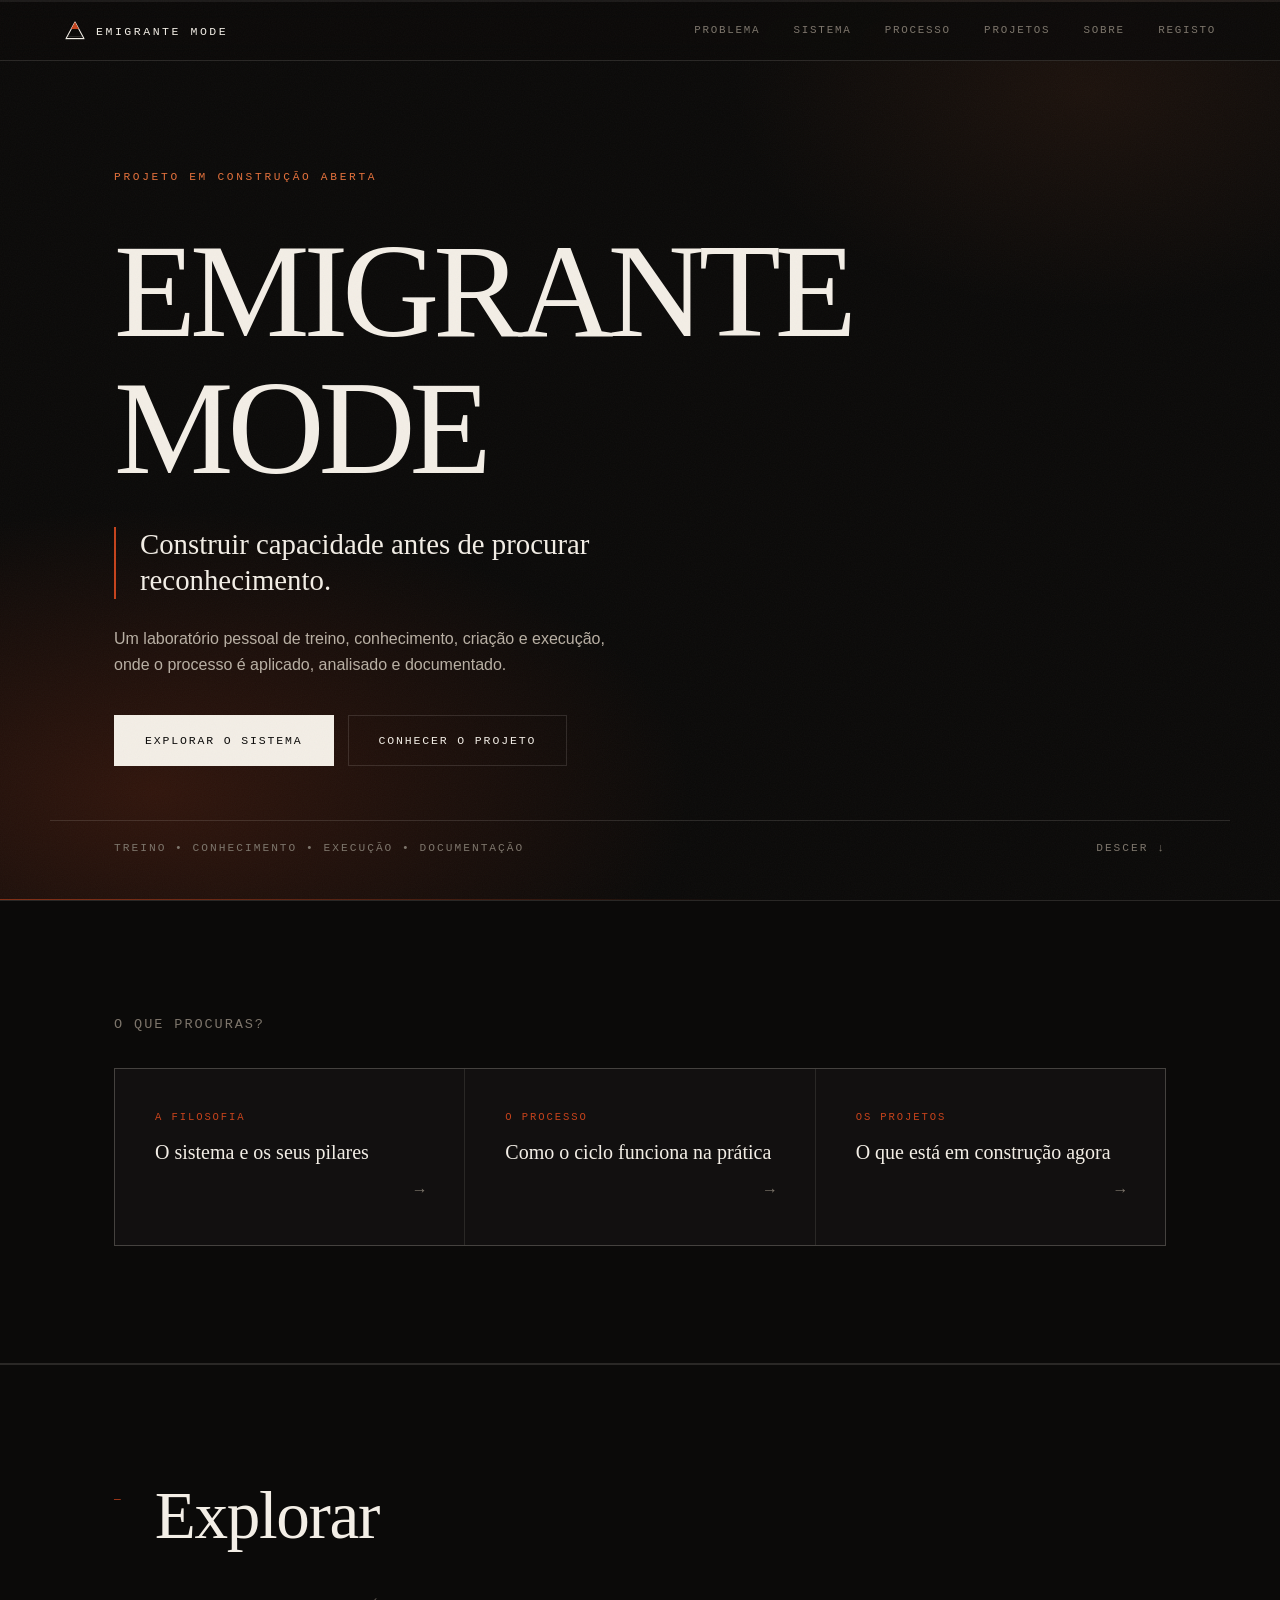
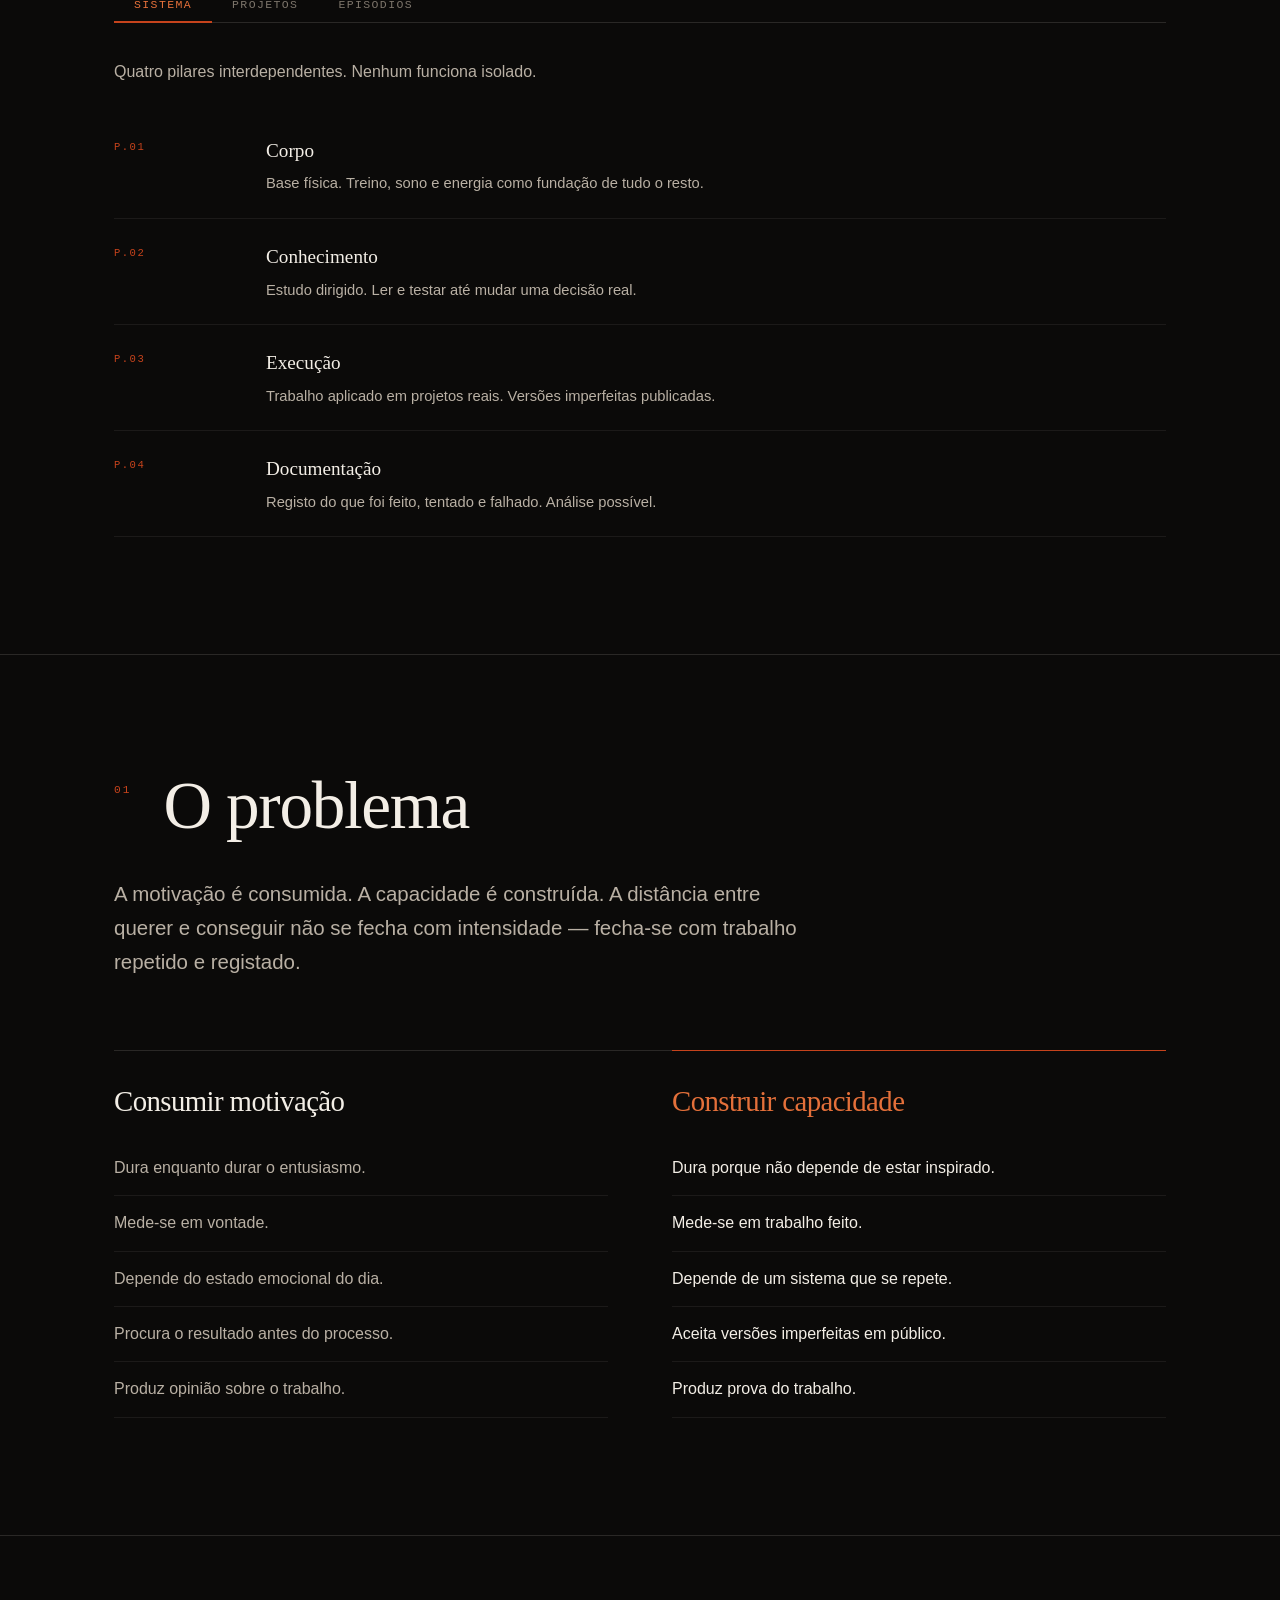
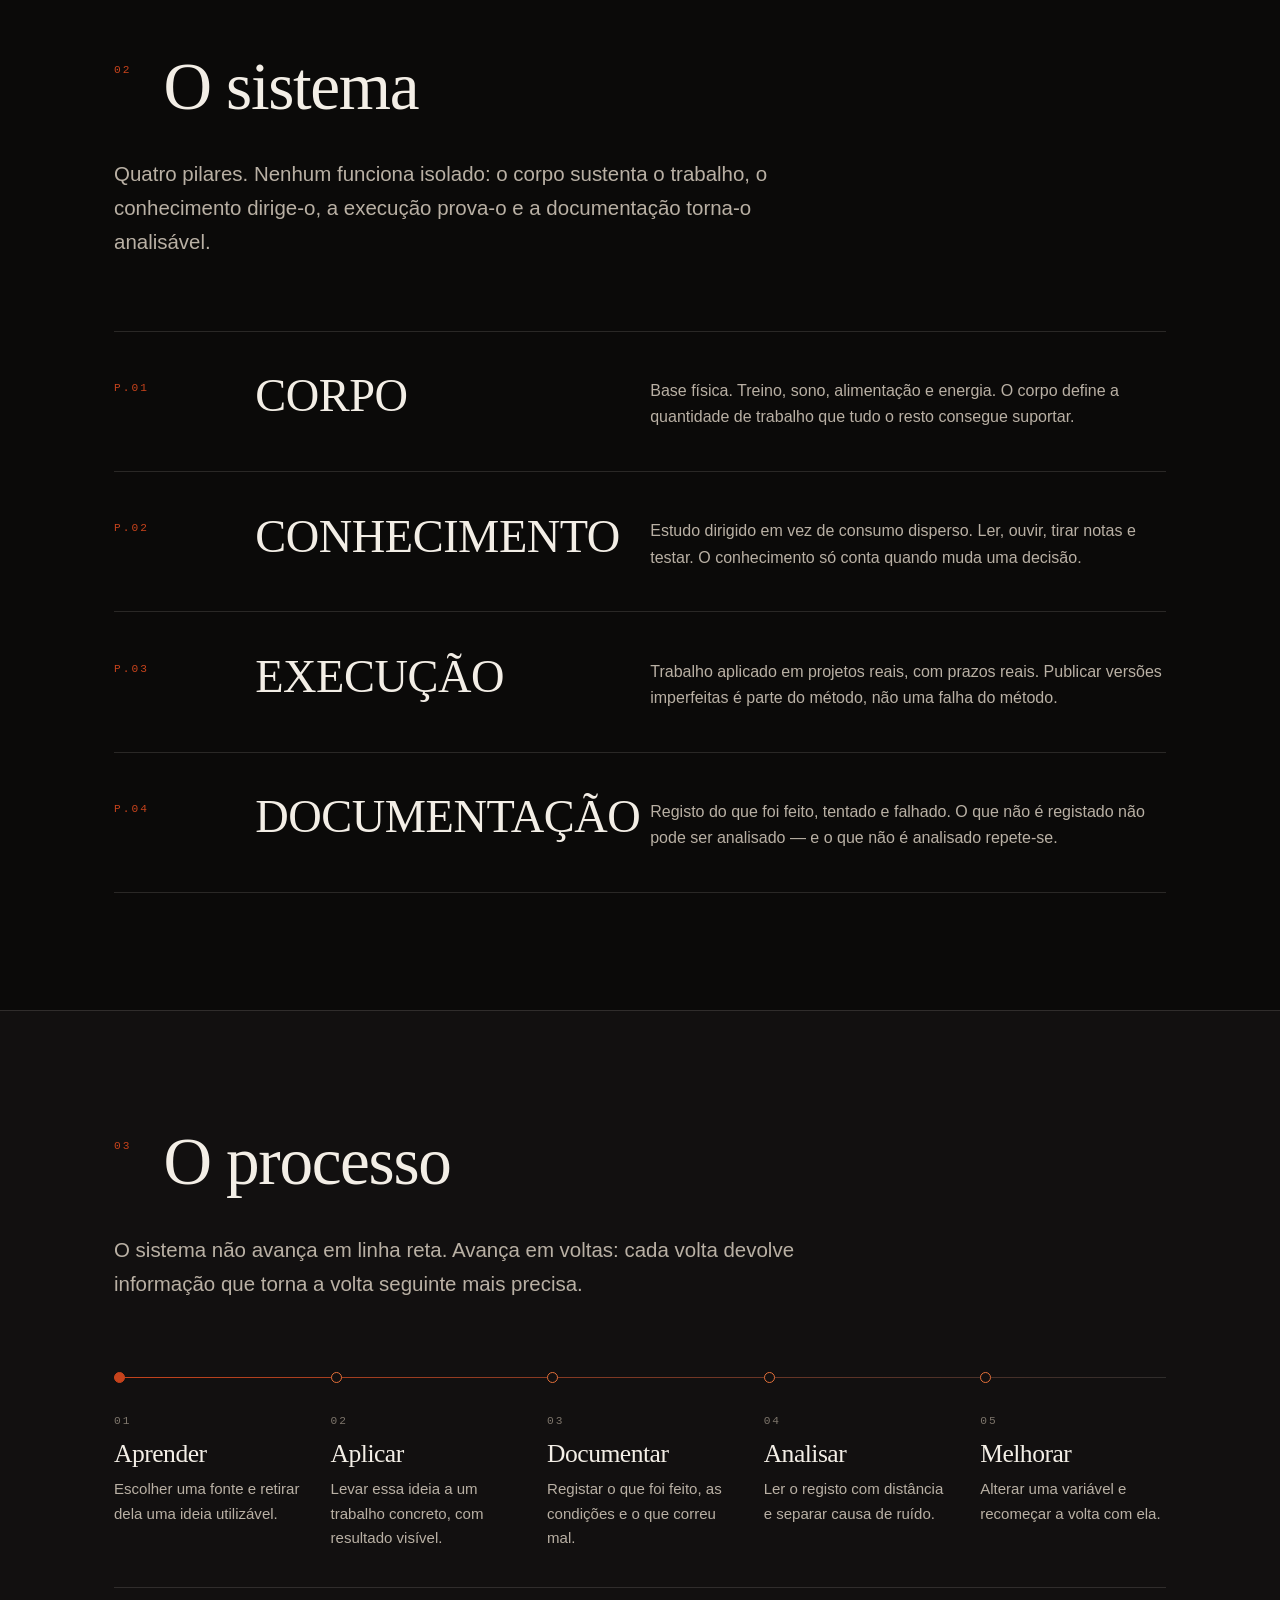
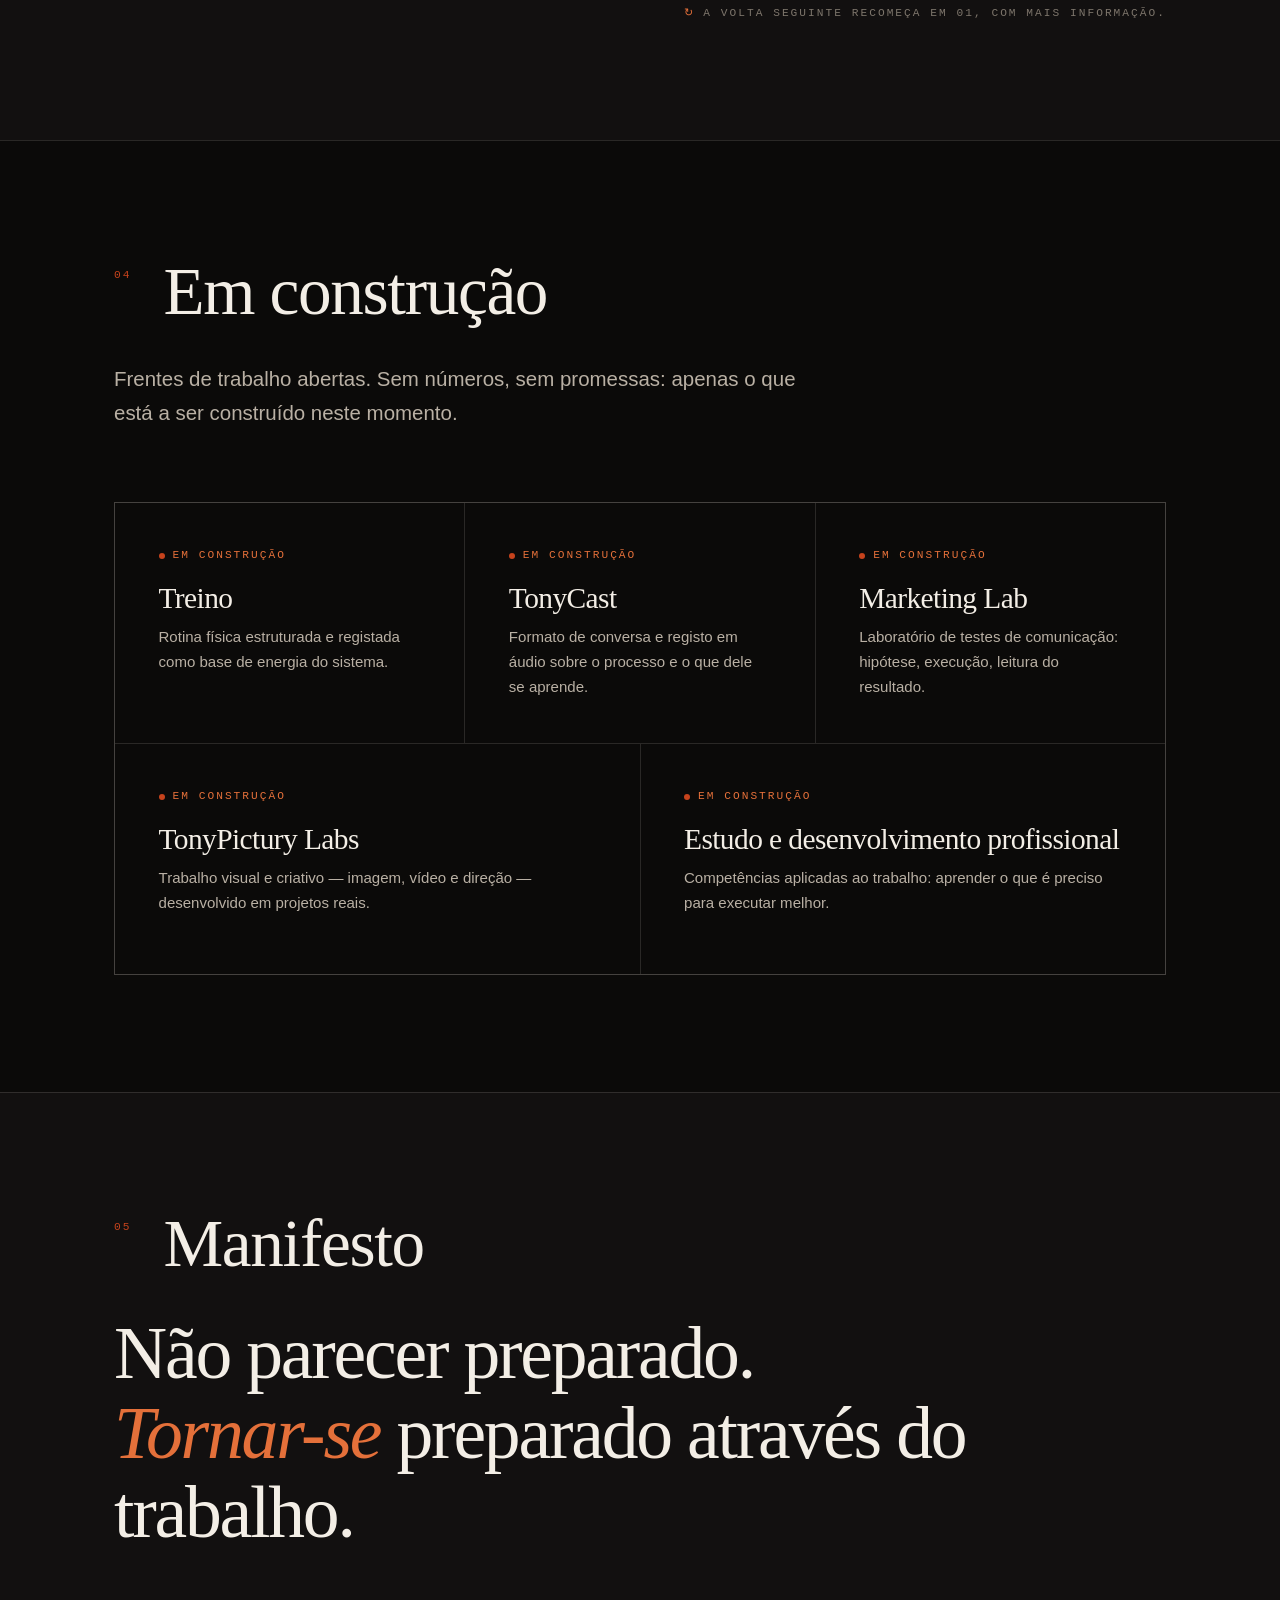
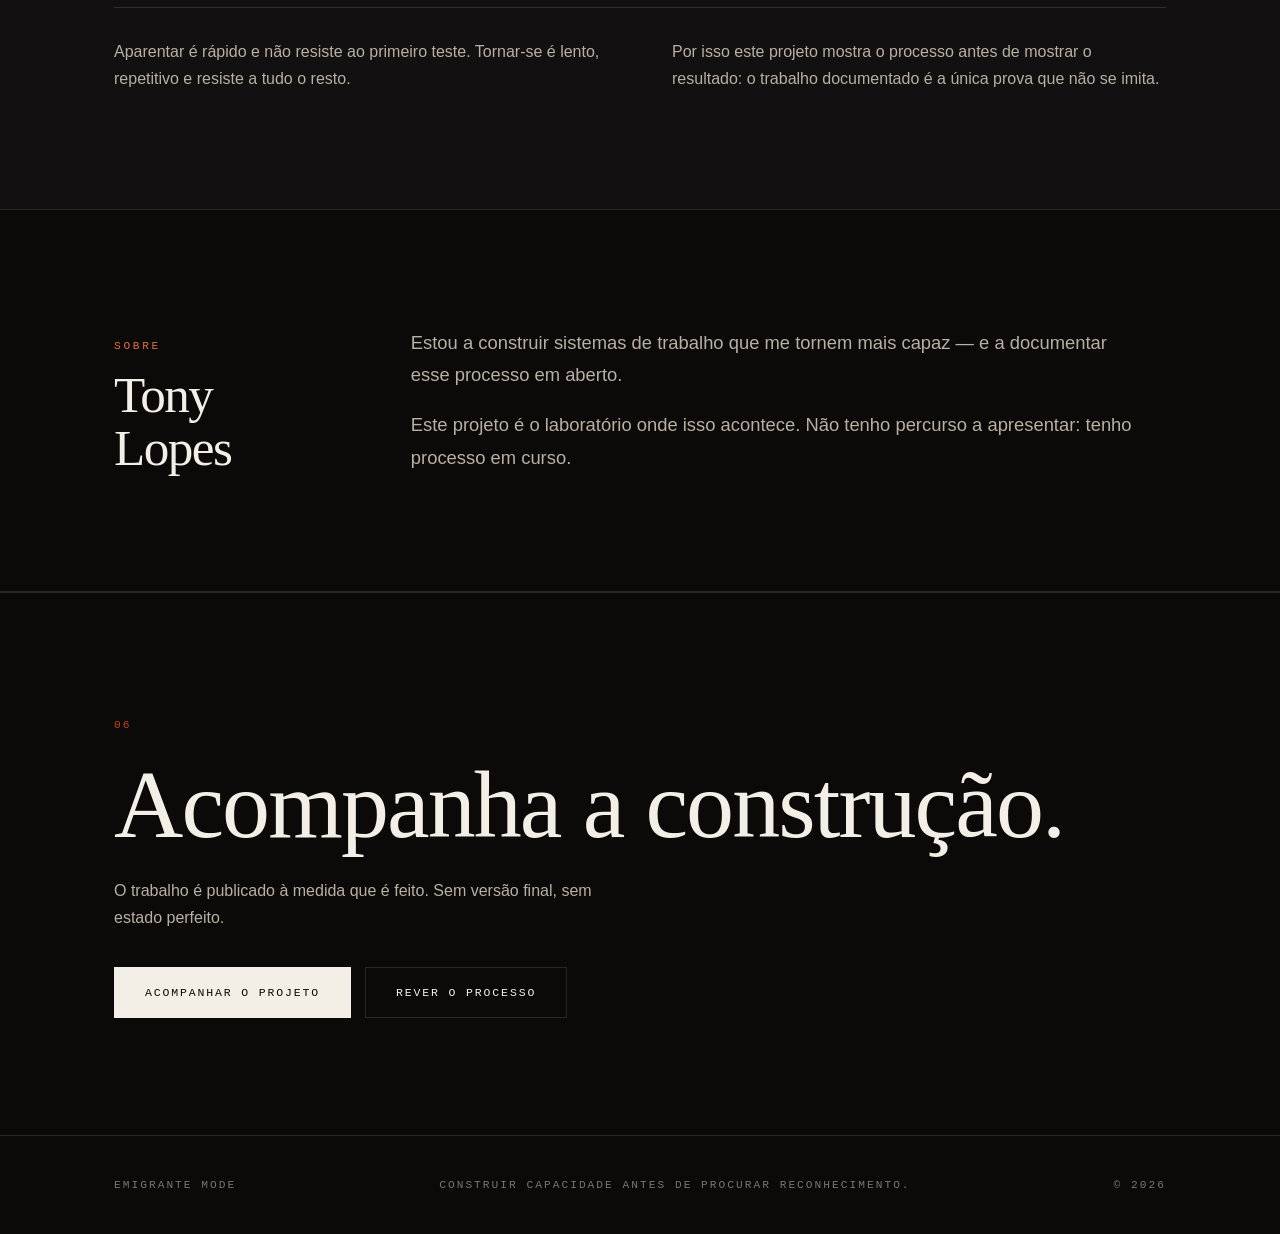
<file: index.html>
<!DOCTYPE html>
<html lang="pt-PT">
<head>
<meta charset="UTF-8">
<meta name="viewport" content="width=device-width, initial-scale=1">
<title>EMIGRANTE MODE — Laboratório de treino, conhecimento e execução</title>
<meta name="description" content="Um laboratório pessoal de treino, conhecimento, criação e execução. O processo é aplicado, analisado e documentado em aberto.">
<meta name="theme-color" content="#0B0A09">
<meta property="og:title" content="EMIGRANTE MODE">
<meta property="og:description" content="Construir capacidade antes de procurar reconhecimento.">
<meta property="og:type" content="website">
<link rel="icon" href="assets/img/logo.svg">
<script>document.documentElement.classList.add('js');</script>
<link rel="stylesheet" href="assets/css/styles.css">
</head>
<body>

<div class="progress" role="presentation"><span class="progress__bar" id="progressBar"></span></div>

<header class="topbar">
  <a class="topbar__mark" href="#top">
    <svg class="topbar__logo" viewBox="0 0 64 64" aria-hidden="true" focusable="false">
      <path d="M4 56 H60" stroke="currentColor" stroke-width="2" opacity="0.35"/>
      <path d="M12 48 H52" stroke="currentColor" stroke-width="2" opacity="0.2"/>
      <path d="M32 6 L58 54 H6 Z" fill="none" stroke="currentColor" stroke-width="3" stroke-linejoin="round"/>
      <path d="M32 6 L43 26 H21 Z" fill="#C6431C"/>
    </svg>
    EMIGRANTE&nbsp;MODE
  </a>
  <nav class="topbar__nav" aria-label="Secções">
    <a href="#problema">Problema</a>
    <a href="#sistema">Sistema</a>
    <a href="#processo">Processo</a>
    <a href="#projetos">Projetos</a>
    <a href="#sobre">Sobre</a>
    <a href="registo.html">Registo</a>
  </nav>
</header>

<main id="top">

  <!-- ─────────────────────────── HERO ─────────────────────────── -->
  <section class="hero" aria-labelledby="hero-title">
    <div class="hero__field" aria-hidden="true"></div>
    <div class="shell hero__inner">
      <p class="eyebrow reveal">Projeto em construção aberta</p>
      <h1 class="hero__title reveal" id="hero-title">EMIGRANTE<br>MODE</h1>
      <p class="hero__claim reveal">Construir capacidade antes de procurar reconhecimento.</p>
      <p class="hero__lede reveal">
        Um laboratório pessoal de treino, conhecimento, criação e execução,
        onde o processo é aplicado, analisado e documentado.
      </p>
      <div class="actions reveal">
        <a class="btn btn--primary" href="#sistema">Explorar o sistema</a>
        <a class="btn btn--ghost" href="#sobre">Conhecer o projeto</a>
      </div>
    </div>
    <div class="hero__foot shell">
      <span class="mono">TREINO • CONHECIMENTO • EXECUÇÃO • DOCUMENTAÇÃO</span>
      <span class="mono hero__scroll">Descer <span class="hero__arrow" aria-hidden="true">↓</span></span>
    </div>
  </section>

  <!-- ─────────────────────── O QUE PROCURAS? ─────────────────────────── -->
  <section class="section orientation" aria-labelledby="t-orientation">
    <div class="shell">
      <h2 class="orientation__title reveal" id="t-orientation">O que procuras?</h2>
      <div class="orientation__grid">
        <a class="orientation__card reveal" href="#sistema">
          <span class="mono orientation__label">A filosofia</span>
          <span class="orientation__name">O sistema e os seus pilares</span>
          <span class="orientation__arrow" aria-hidden="true">→</span>
        </a>
        <a class="orientation__card reveal" href="#processo">
          <span class="mono orientation__label">O processo</span>
          <span class="orientation__name">Como o ciclo funciona na prática</span>
          <span class="orientation__arrow" aria-hidden="true">→</span>
        </a>
        <a class="orientation__card reveal" href="#projetos">
          <span class="mono orientation__label">Os projetos</span>
          <span class="orientation__name">O que está em construção agora</span>
          <span class="orientation__arrow" aria-hidden="true">→</span>
        </a>
      </div>
    </div>
  </section>

  <!-- ─────────────────────────── EXPLORAR ─────────────────────────── -->
  <section class="section explorar" aria-labelledby="t-explorar">
    <div class="shell">
      <div class="section__head reveal">
        <span class="mono section__num">—</span>
        <h2 class="section__title" id="t-explorar">Explorar</h2>
      </div>

      <!-- Botões das abas -->
      <div class="tabs__nav reveal" role="tablist" aria-label="Explorar conteúdo">
        <button class="tab__btn tab__btn--active"
                role="tab"
                aria-selected="true"
                aria-controls="panel-sistema"
                id="btn-sistema"
                data-tab="sistema">
          Sistema
        </button>
        <button class="tab__btn"
                role="tab"
                aria-selected="false"
                aria-controls="panel-projetos"
                id="btn-projetos"
                data-tab="projetos">
          Projetos
        </button>
        <button class="tab__btn"
                role="tab"
                aria-selected="false"
                aria-controls="panel-episodios"
                id="btn-episodios"
                data-tab="episodios">
          Episódios
        </button>
      </div>

      <!-- Painel: Sistema -->
      <div class="tab__panel tab__panel--active"
           id="panel-sistema"
           role="tabpanel"
           aria-labelledby="btn-sistema">
        <p class="tabs__intro">Quatro pilares interdependentes. Nenhum funciona isolado.</p>
        <ol class="tabs__list">
          <li class="tabs__item">
            <span class="mono tabs__index">P.01</span>
            <div>
              <strong class="tabs__name">Corpo</strong>
              <p class="tabs__text">Base física. Treino, sono e energia como fundação de tudo o resto.</p>
            </div>
          </li>
          <li class="tabs__item">
            <span class="mono tabs__index">P.02</span>
            <div>
              <strong class="tabs__name">Conhecimento</strong>
              <p class="tabs__text">Estudo dirigido. Ler e testar até mudar uma decisão real.</p>
            </div>
          </li>
          <li class="tabs__item">
            <span class="mono tabs__index">P.03</span>
            <div>
              <strong class="tabs__name">Execução</strong>
              <p class="tabs__text">Trabalho aplicado em projetos reais. Versões imperfeitas publicadas.</p>
            </div>
          </li>
          <li class="tabs__item">
            <span class="mono tabs__index">P.04</span>
            <div>
              <strong class="tabs__name">Documentação</strong>
              <p class="tabs__text">Registo do que foi feito, tentado e falhado. Análise possível.</p>
            </div>
          </li>
        </ol>
      </div>

      <!-- Painel: Projetos -->
      <div class="tab__panel"
           id="panel-projetos"
           role="tabpanel"
           aria-labelledby="btn-projetos">
        <p class="tabs__intro">Frentes de trabalho abertas neste momento.</p>
        <ol class="tabs__list">
          <li class="tabs__item">
            <span class="mono tabs__index tabs__index--status">Em construção</span>
            <div>
              <strong class="tabs__name">Treino</strong>
              <p class="tabs__text">Rotina física estruturada como base de energia do sistema.</p>
            </div>
          </li>
          <li class="tabs__item">
            <span class="mono tabs__index tabs__index--status">Em construção</span>
            <div>
              <strong class="tabs__name">TonyCast</strong>
              <p class="tabs__text">Registo em áudio sobre o processo e o que dele se aprende.</p>
            </div>
          </li>
          <li class="tabs__item">
            <span class="mono tabs__index tabs__index--status">Em construção</span>
            <div>
              <strong class="tabs__name">Marketing Lab</strong>
              <p class="tabs__text">Testes de comunicação: hipótese, execução, leitura do resultado.</p>
            </div>
          </li>
          <li class="tabs__item">
            <span class="mono tabs__index tabs__index--status">Em construção</span>
            <div>
              <strong class="tabs__name">TonyPictury Labs</strong>
              <p class="tabs__text">Trabalho visual e criativo — imagem, vídeo, direção.</p>
            </div>
          </li>
        </ol>
      </div>

      <!-- Painel: Episódios -->
      <div class="tab__panel"
           id="panel-episodios"
           role="tabpanel"
           aria-labelledby="btn-episodios">
        <p class="tabs__intro">TonyCast — em produção.</p>
        <div class="tabs__empty">
          <span class="mono tabs__empty-label">Em breve</span>
          <p class="tabs__empty-text">
            Os primeiros episódios estão a ser preparados.<br>
            Registos em áudio sobre o processo de construção — sem guião, sem edição excessiva.
          </p>
        </div>
      </div>

    </div>
  </section>

  <!-- ─────────────────────────── 01 PROBLEMA ─────────────────────────── -->
  <section class="section" id="problema" aria-labelledby="t-problema">
    <div class="shell">
      <div class="section__head reveal">
        <span class="mono section__num">01</span>
        <h2 class="section__title" id="t-problema">O problema</h2>
      </div>
      <p class="section__lede reveal">
        A motivação é consumida. A capacidade é construída. A distância entre querer
        e conseguir não se fecha com intensidade — fecha-se com trabalho repetido e registado.
      </p>

      <div class="compare">
        <div class="compare__col reveal">
          <h3 class="compare__label">Consumir motivação</h3>
          <ul class="compare__list">
            <li>Dura enquanto durar o entusiasmo.</li>
            <li>Mede-se em vontade.</li>
            <li>Depende do estado emocional do dia.</li>
            <li>Procura o resultado antes do processo.</li>
            <li>Produz opinião sobre o trabalho.</li>
          </ul>
        </div>
        <div class="compare__col compare__col--strong reveal">
          <h3 class="compare__label">Construir capacidade</h3>
          <ul class="compare__list">
            <li>Dura porque não depende de estar inspirado.</li>
            <li>Mede-se em trabalho feito.</li>
            <li>Depende de um sistema que se repete.</li>
            <li>Aceita versões imperfeitas em público.</li>
            <li>Produz prova do trabalho.</li>
          </ul>
        </div>
      </div>
    </div>
  </section>

  <!-- ─────────────────────────── 02 SISTEMA ─────────────────────────── -->
  <section class="section" id="sistema" aria-labelledby="t-sistema">
    <div class="shell">
      <div class="section__head reveal">
        <span class="mono section__num">02</span>
        <h2 class="section__title" id="t-sistema">O sistema</h2>
      </div>
      <p class="section__lede reveal">
        Quatro pilares. Nenhum funciona isolado: o corpo sustenta o trabalho, o conhecimento
        dirige-o, a execução prova-o e a documentação torna-o analisável.
      </p>

      <ol class="pillars">
        <li class="pillar reveal">
          <span class="mono pillar__index">P.01</span>
          <h3 class="pillar__name">Corpo</h3>
          <p class="pillar__text">
            Base física. Treino, sono, alimentação e energia. O corpo define a quantidade
            de trabalho que tudo o resto consegue suportar.
          </p>
        </li>
        <li class="pillar reveal">
          <span class="mono pillar__index">P.02</span>
          <h3 class="pillar__name">Conhecimento</h3>
          <p class="pillar__text">
            Estudo dirigido em vez de consumo disperso. Ler, ouvir, tirar notas e testar.
            O conhecimento só conta quando muda uma decisão.
          </p>
        </li>
        <li class="pillar reveal">
          <span class="mono pillar__index">P.03</span>
          <h3 class="pillar__name">Execução</h3>
          <p class="pillar__text">
            Trabalho aplicado em projetos reais, com prazos reais. Publicar versões
            imperfeitas é parte do método, não uma falha do método.
          </p>
        </li>
        <li class="pillar reveal">
          <span class="mono pillar__index">P.04</span>
          <h3 class="pillar__name">Documentação</h3>
          <p class="pillar__text">
            Registo do que foi feito, tentado e falhado. O que não é registado não pode
            ser analisado — e o que não é analisado repete-se.
          </p>
        </li>
      </ol>
    </div>
  </section>

  <!-- ─────────────────────────── 03 CICLO ─────────────────────────── -->
  <section class="section section--alt" id="processo" aria-labelledby="t-processo">
    <div class="shell">
      <div class="section__head reveal">
        <span class="mono section__num">03</span>
        <h2 class="section__title" id="t-processo">O processo</h2>
      </div>
      <p class="section__lede reveal">
        O sistema não avança em linha reta. Avança em voltas: cada volta devolve
        informação que torna a volta seguinte mais precisa.
      </p>

      <ol class="cycle">
        <li class="cycle__step reveal">
          <span class="cycle__node" aria-hidden="true"></span>
          <span class="mono cycle__index">01</span>
          <h3 class="cycle__name">Aprender</h3>
          <p class="cycle__text">Escolher uma fonte e retirar dela uma ideia utilizável.</p>
        </li>
        <li class="cycle__step reveal">
          <span class="cycle__node" aria-hidden="true"></span>
          <span class="mono cycle__index">02</span>
          <h3 class="cycle__name">Aplicar</h3>
          <p class="cycle__text">Levar essa ideia a um trabalho concreto, com resultado visível.</p>
        </li>
        <li class="cycle__step reveal">
          <span class="cycle__node" aria-hidden="true"></span>
          <span class="mono cycle__index">03</span>
          <h3 class="cycle__name">Documentar</h3>
          <p class="cycle__text">Registar o que foi feito, as condições e o que correu mal.</p>
        </li>
        <li class="cycle__step reveal">
          <span class="cycle__node" aria-hidden="true"></span>
          <span class="mono cycle__index">04</span>
          <h3 class="cycle__name">Analisar</h3>
          <p class="cycle__text">Ler o registo com distância e separar causa de ruído.</p>
        </li>
        <li class="cycle__step reveal">
          <span class="cycle__node" aria-hidden="true"></span>
          <span class="mono cycle__index">05</span>
          <h3 class="cycle__name">Melhorar</h3>
          <p class="cycle__text">Alterar uma variável e recomeçar a volta com ela.</p>
        </li>
      </ol>
      <p class="mono cycle__loop reveal"><span>&#8635;</span> A volta seguinte recomeça em 01, com mais informação.</p>
    </div>
  </section>

  <!-- ─────────────────────────── 04 EM CONSTRUÇÃO ─────────────────────────── -->
  <section class="section" id="projetos" aria-labelledby="t-projetos">
    <div class="shell">
      <div class="section__head reveal">
        <span class="mono section__num">04</span>
        <h2 class="section__title" id="t-projetos">Em construção</h2>
      </div>
      <p class="section__lede reveal">
        Frentes de trabalho abertas. Sem números, sem promessas: apenas o que está
        a ser construído neste momento.
      </p>

      <div class="build">
        <article class="build__item reveal">
          <span class="mono build__status">Em construção</span>
          <h3 class="build__name">Treino</h3>
          <p class="build__text">Rotina física estruturada e registada como base de energia do sistema.</p>
        </article>
        <article class="build__item reveal">
          <span class="mono build__status">Em construção</span>
          <h3 class="build__name">TonyCast</h3>
          <p class="build__text">Formato de conversa e registo em áudio sobre o processo e o que dele se aprende.</p>
        </article>
        <article class="build__item reveal">
          <span class="mono build__status">Em construção</span>
          <h3 class="build__name">Marketing Lab</h3>
          <p class="build__text">Laboratório de testes de comunicação: hipótese, execução, leitura do resultado.</p>
        </article>
        <article class="build__item reveal">
          <span class="mono build__status">Em construção</span>
          <h3 class="build__name">TonyPictury Labs</h3>
          <p class="build__text">Trabalho visual e criativo — imagem, vídeo e direção — desenvolvido em projetos reais.</p>
        </article>
        <article class="build__item reveal">
          <span class="mono build__status">Em construção</span>
          <h3 class="build__name">Estudo e desenvolvimento profissional</h3>
          <p class="build__text">Competências aplicadas ao trabalho: aprender o que é preciso para executar melhor.</p>
        </article>
      </div>
    </div>
  </section>

  <!-- ─────────────────────────── 05 MANIFESTO ─────────────────────────── -->
  <section class="section manifesto" id="manifesto" aria-labelledby="t-manifesto">
    <div class="shell">
      <div class="section__head reveal">
        <span class="mono section__num">05</span>
        <h2 class="section__title" id="t-manifesto">Manifesto</h2>
      </div>
      <blockquote class="manifesto__quote reveal">
        Não parecer preparado.<br>
        <em>Tornar-se</em> preparado através do trabalho.
      </blockquote>
      <div class="manifesto__notes">
        <p class="reveal">
          Aparentar é rápido e não resiste ao primeiro teste. Tornar-se é lento,
          repetitivo e resiste a tudo o resto.
        </p>
        <p class="reveal">
          Por isso este projeto mostra o processo antes de mostrar o resultado:
          o trabalho documentado é a única prova que não se imita.
        </p>
      </div>
    </div>
  </section>

  <!-- ─────────────────────────── SOBRE ─────────────────────────── -->
  <section class="section sobre" id="sobre" aria-labelledby="t-sobre">
    <div class="shell sobre__inner">
      <div class="sobre__head">
        <span class="mono eyebrow reveal">Sobre</span>
        <h2 class="sobre__name reveal" id="t-sobre">Tony Lopes</h2>
      </div>
      <div class="sobre__body">
        <p class="sobre__text reveal">
          Estou a construir sistemas de trabalho que me tornem mais capaz —
          e a documentar esse processo em aberto.
        </p>
        <p class="sobre__text reveal">
          Este projeto é o laboratório onde isso acontece.
          Não tenho percurso a apresentar: tenho processo em curso.
        </p>
      </div>
    </div>
  </section>

  <!-- ─────────────────────────── 06 CTA FINAL ─────────────────────────── -->
  <section class="section final" id="acompanhar" aria-labelledby="t-final">
    <div class="shell final__inner">
      <span class="mono section__num reveal">06</span>
      <h2 class="final__title reveal" id="t-final">Acompanha a construção.</h2>
      <p class="final__text reveal">
        O trabalho é publicado à medida que é feito. Sem versão final, sem estado perfeito.
      </p>
      <div class="actions reveal">
        <!-- Substituir "#" pelos links reais (newsletter, Instagram, YouTube, etc.). -->
        <a class="btn btn--primary" href="#">Acompanhar o projeto</a>
        <a class="btn btn--ghost" href="#problema">Rever o processo</a>
      </div>
    </div>
  </section>

</main>

<footer class="footer">
  <div class="shell footer__inner">
    <span class="mono">EMIGRANTE MODE</span>
    <span class="mono">Construir capacidade antes de procurar reconhecimento.</span>
    <span class="mono">© <span id="year">2026</span></span>
  </div>
</footer>

<script src="assets/js/main.js"></script>
</body>
</html>
</file>
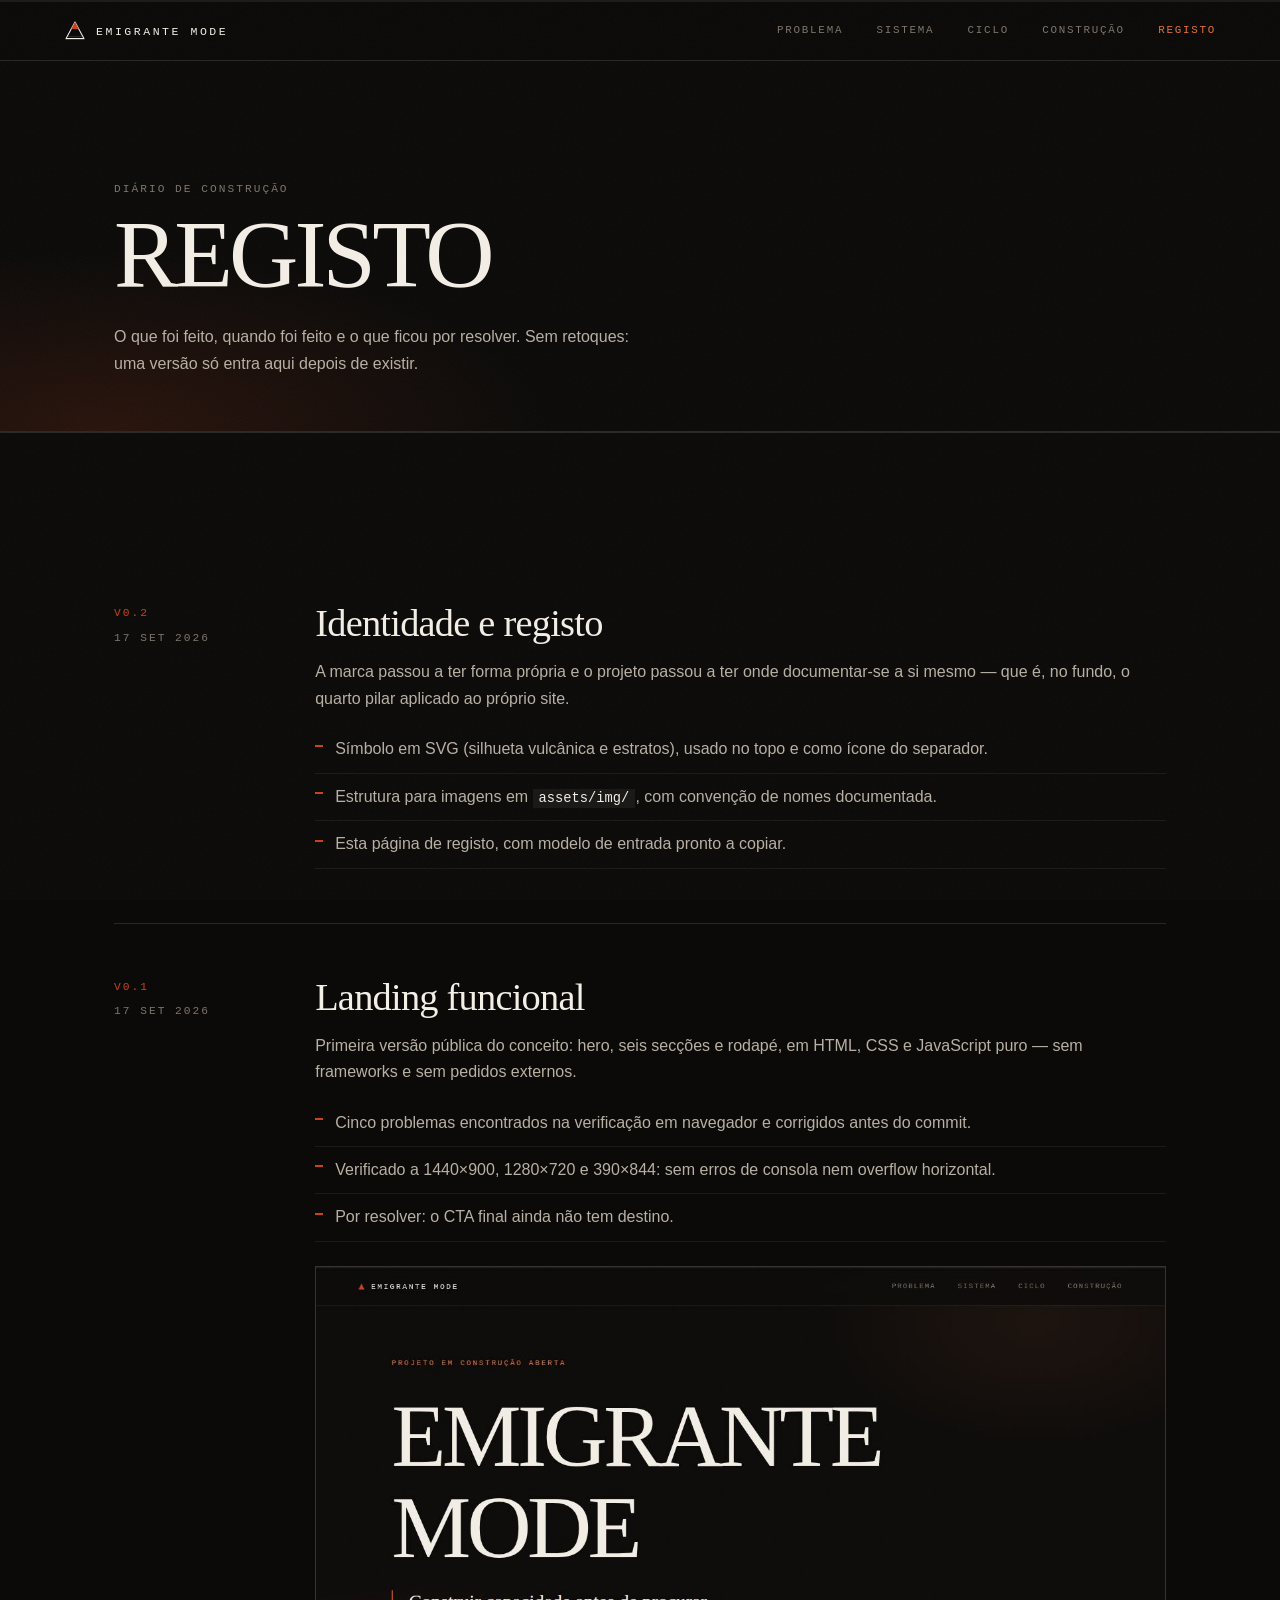
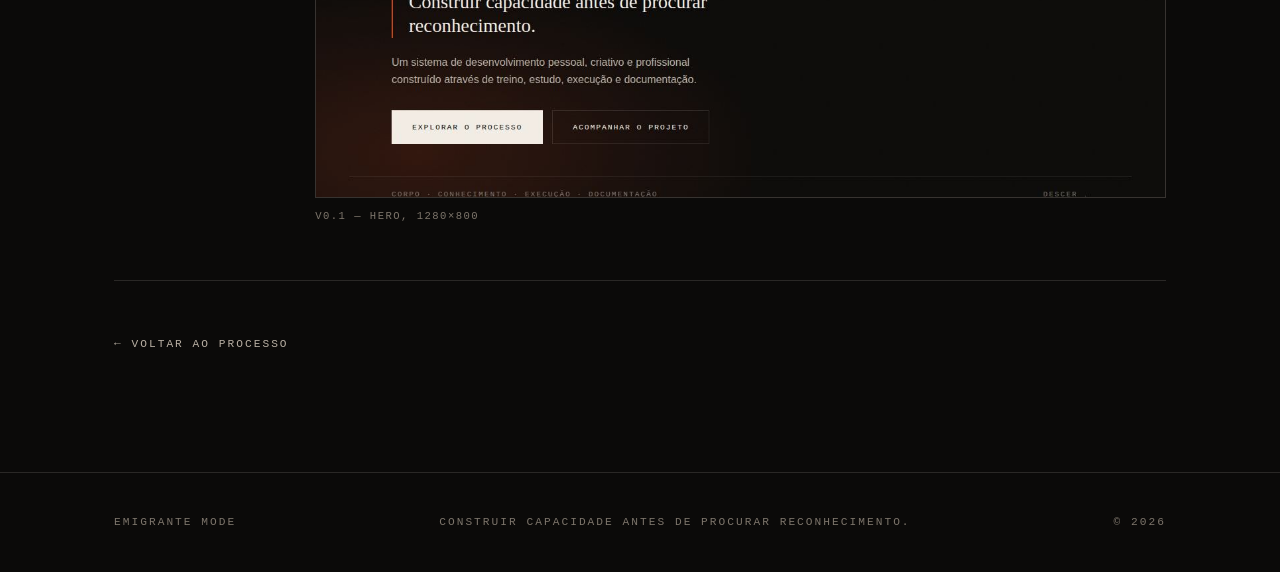
<file: registo.html>
<!DOCTYPE html>
<html lang="pt-PT">
<head>
<meta charset="UTF-8">
<meta name="viewport" content="width=device-width, initial-scale=1">
<title>Registo — EMIGRANTE MODE</title>
<meta name="description" content="Diário de construção do Emigrante Mode: o que foi feito, quando, e o que ficou por resolver.">
<meta name="theme-color" content="#0B0A09">
<link rel="icon" href="assets/img/logo.svg">
<script>document.documentElement.classList.add('js');</script>
<link rel="stylesheet" href="assets/css/styles.css">
</head>
<body>

<div class="progress" role="presentation"><span class="progress__bar" id="progressBar"></span></div>

<header class="topbar">
  <a class="topbar__mark" href="index.html">
    <svg class="topbar__logo" viewBox="0 0 64 64" aria-hidden="true" focusable="false">
      <path d="M4 56 H60" stroke="currentColor" stroke-width="2" opacity="0.35"/>
      <path d="M12 48 H52" stroke="currentColor" stroke-width="2" opacity="0.2"/>
      <path d="M32 6 L58 54 H6 Z" fill="none" stroke="currentColor" stroke-width="3" stroke-linejoin="round"/>
      <path d="M32 6 L43 26 H21 Z" fill="#C6431C"/>
    </svg>
    EMIGRANTE&nbsp;MODE
  </a>
  <nav class="topbar__nav" aria-label="Secções">
    <a href="index.html#problema">Problema</a>
    <a href="index.html#sistema">Sistema</a>
    <a href="index.html#ciclo">Ciclo</a>
    <a href="index.html#construcao">Construção</a>
    <a href="registo.html" aria-current="page">Registo</a>
  </nav>
</header>

<main>

  <section class="page-hero">
    <div class="shell">
      <p class="mono reveal">Diário de construção</p>
      <h1 class="page-hero__title reveal">REGISTO</h1>
      <p class="page-hero__lede reveal">
        O que foi feito, quando foi feito e o que ficou por resolver. Sem retoques:
        uma versão só entra aqui depois de existir.
      </p>
    </div>
  </section>

  <section class="section">
    <div class="shell">
      <ol class="entries">

        <!-- ═══ MODELO DE ENTRADA — copiar este bloco para registar uma nova versão ═══
        <li class="entry reveal">
          <div class="entry__meta">
            <span class="mono entry__version">v0.0</span>
            <time class="mono" datetime="AAAA-MM-DD">DD MÊS AAAA</time>
          </div>
          <div>
            <h2 class="entry__title">Título da entrada</h2>
            <div class="entry__body">
              <p>O que mudou e porquê.</p>
              <ul class="entry__list">
                <li>Decisão ou alteração concreta.</li>
              </ul>
              <figure class="media">
                <img src="assets/img/registo/FICHEIRO.jpg" alt="Descrição da imagem" loading="lazy" width="1280" height="800">
                <figcaption>Legenda</figcaption>
              </figure>
            </div>
          </div>
        </li>
        ═══════════════════════════════════════════════════════════════════════ -->

        <li class="entry reveal">
          <div class="entry__meta">
            <span class="mono entry__version">v0.2</span>
            <time class="mono" datetime="2026-09-17">17 set 2026</time>
          </div>
          <div>
            <h2 class="entry__title">Identidade e registo</h2>
            <div class="entry__body">
              <p>
                A marca passou a ter forma própria e o projeto passou a ter onde documentar-se
                a si mesmo — que é, no fundo, o quarto pilar aplicado ao próprio site.
              </p>
              <ul class="entry__list">
                <li>Símbolo em SVG (silhueta vulcânica e estratos), usado no topo e como ícone do separador.</li>
                <li>Estrutura para imagens em <code>assets/img/</code>, com convenção de nomes documentada.</li>
                <li>Esta página de registo, com modelo de entrada pronto a copiar.</li>
              </ul>
            </div>
          </div>
        </li>

        <li class="entry reveal">
          <div class="entry__meta">
            <span class="mono entry__version">v0.1</span>
            <time class="mono" datetime="2026-09-17">17 set 2026</time>
          </div>
          <div>
            <h2 class="entry__title">Landing funcional</h2>
            <div class="entry__body">
              <p>
                Primeira versão pública do conceito: hero, seis secções e rodapé,
                em HTML, CSS e JavaScript puro — sem frameworks e sem pedidos externos.
              </p>
              <ul class="entry__list">
                <li>Cinco problemas encontrados na verificação em navegador e corrigidos antes do commit.</li>
                <li>Verificado a 1440×900, 1280×720 e 390×844: sem erros de consola nem overflow horizontal.</li>
                <li>Por resolver: o CTA final ainda não tem destino.</li>
              </ul>
              <figure class="media">
                <img src="assets/img/registo/2026-09-17-landing-v01.jpg"
                     alt="Hero da landing page Emigrante Mode sobre fundo escuro, com o título em tipografia serifada grande"
                     loading="lazy" width="1280" height="800">
                <figcaption>v0.1 — hero, 1280×800</figcaption>
              </figure>
            </div>
          </div>
        </li>

      </ol>

      <a class="backlink mono" href="index.html">&#8592; Voltar ao processo</a>
    </div>
  </section>

</main>

<footer class="footer">
  <div class="shell footer__inner">
    <span class="mono">EMIGRANTE MODE</span>
    <span class="mono">Construir capacidade antes de procurar reconhecimento.</span>
    <span class="mono">© <span id="year">2026</span></span>
  </div>
</footer>

<script src="assets/js/main.js"></script>
</body>
</html>
</file>
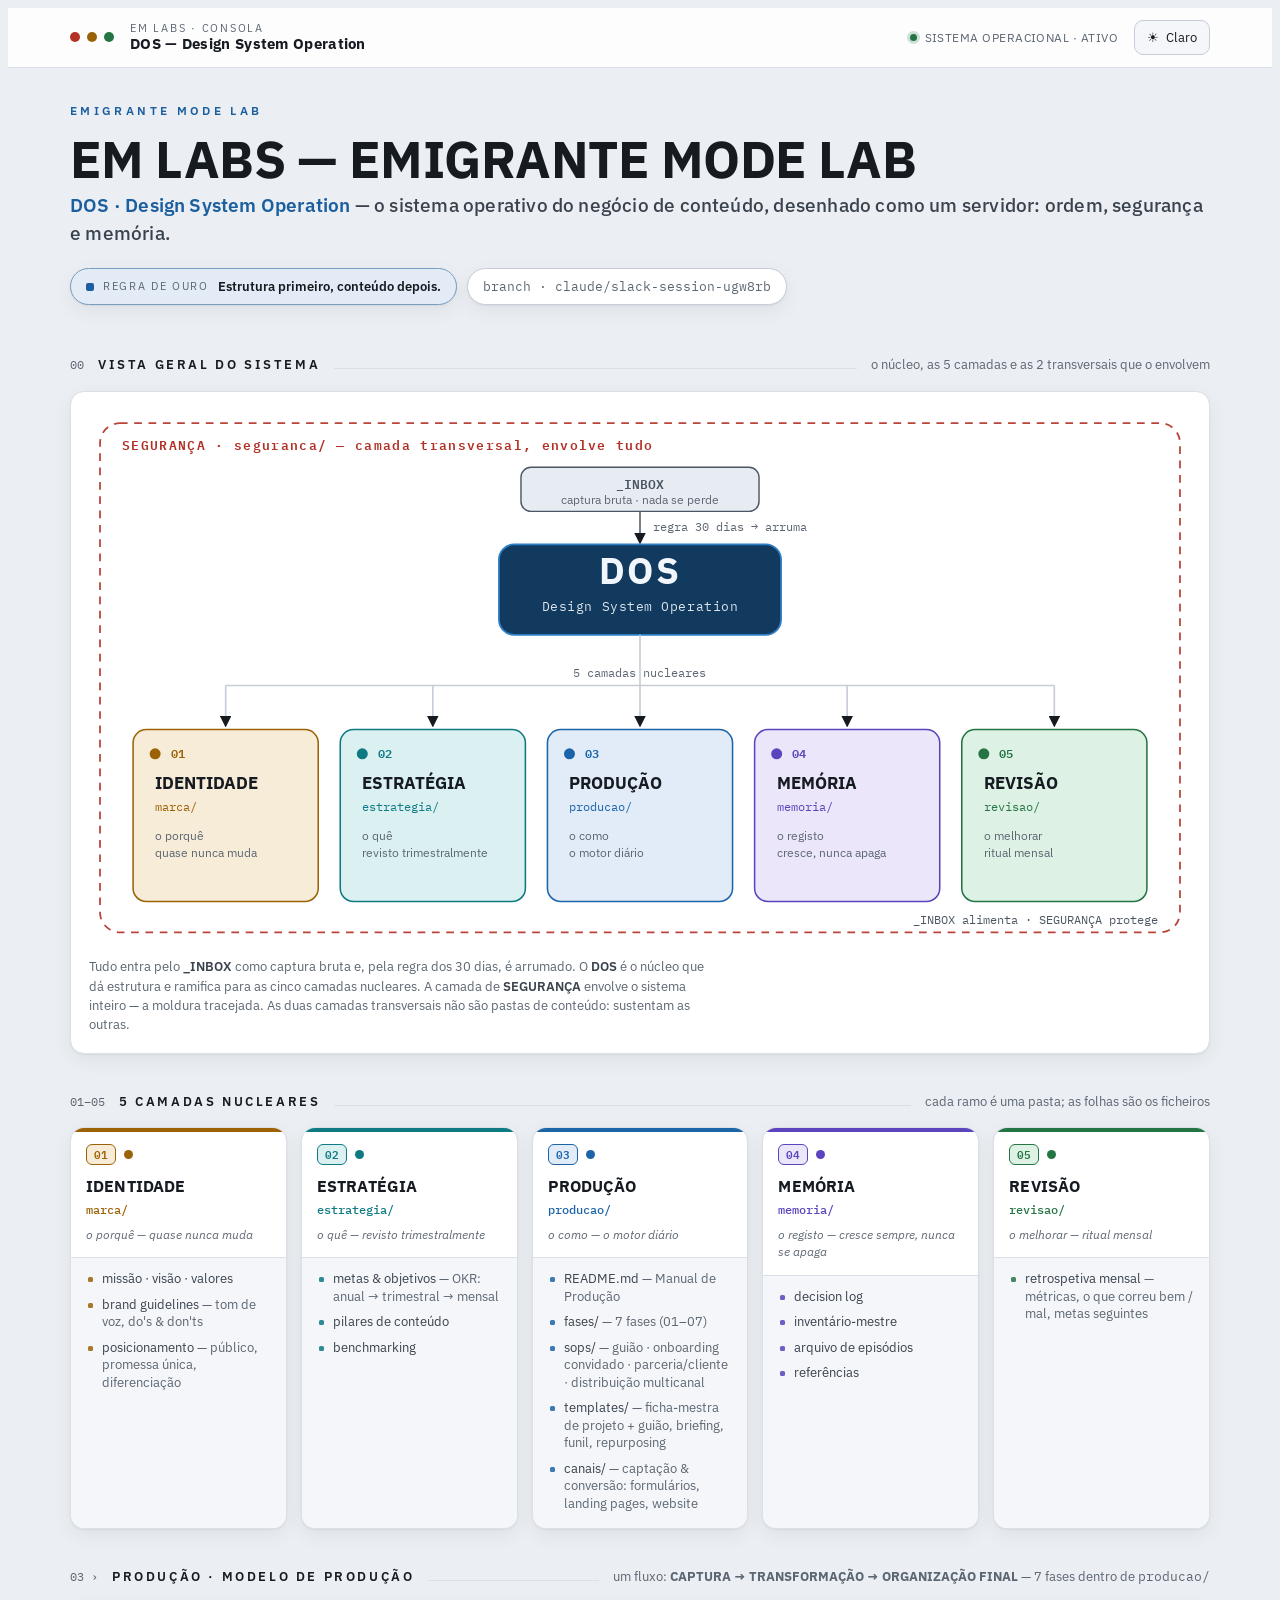
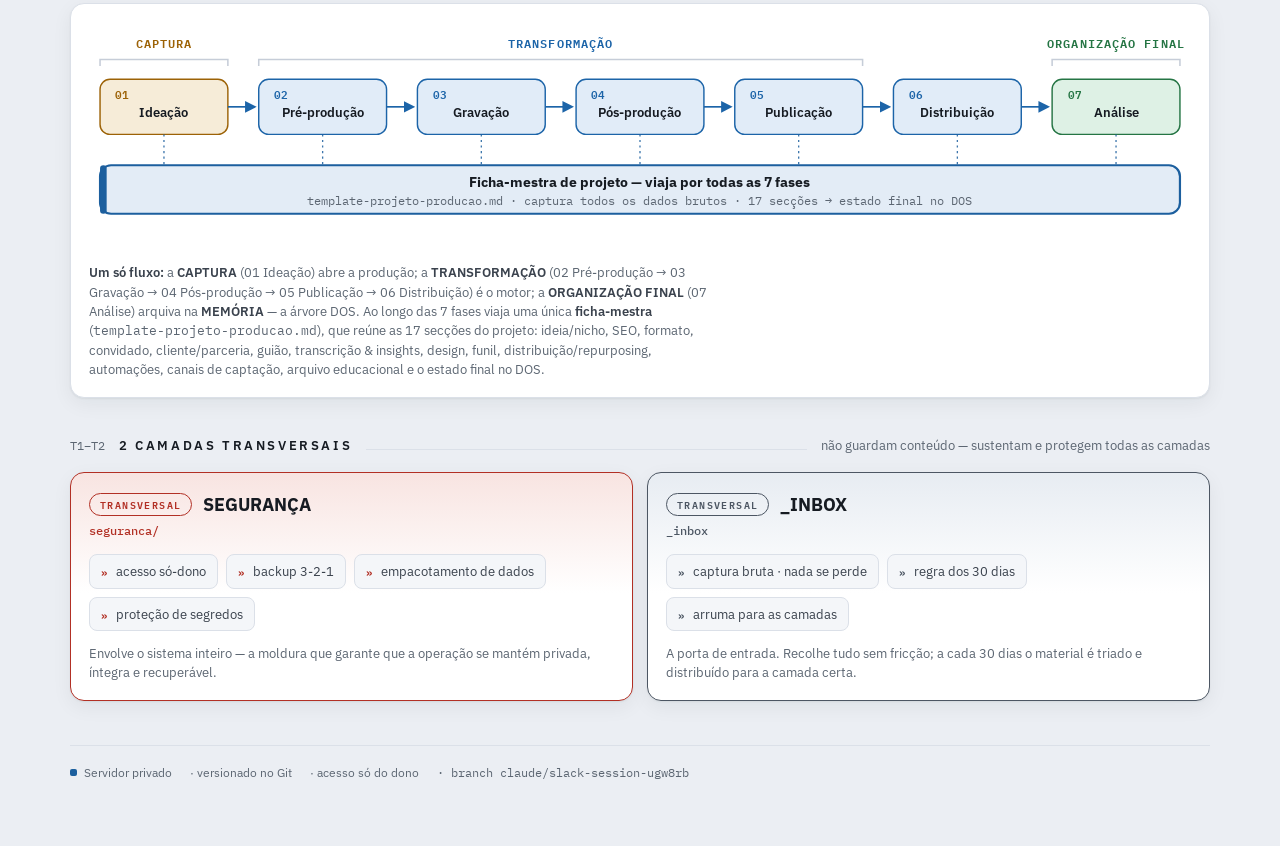
<file: mapa/em-labs-dos.html>
<!doctype html>
<html lang="pt-PT">
<head>
<meta charset="utf-8">
<meta name="viewport" content="width=device-width,initial-scale=1">
<title>EM LABS · Mapa DOS</title>
<meta name="description" content="Mapa visual de arquitetura do sistema operativo de conteúdo EMIGRANTE MODE LAB — o DOS e as suas 7 camadas." />
<style>
  @import url('https://fonts.googleapis.com/css2?family=IBM+Plex+Sans:wght@400;500;600;700&family=IBM+Plex+Mono:wght@400;500;600&display=swap');

  /* ---------- TOKENS · LIGHT (base) ---------- */
  :root{
    --bg:#EBEEF3;
    --surface:#FFFFFF;
    --surface-2:#F4F6F9;
    --ink:#161B22;
    --ink-soft:#3A424D;
    --muted:#5C6672;
    --hair:#DBE0E8;
    --hair-strong:#C6CDD8;
    --accent:#1C5F9E;
    --accent-soft:#E3ECF6;

    --core-fill:#123A5E;
    --core-ink:#F1F6FC;
    --core-glow:#2C7FC4;

    --ok:#257544;
    --warn:#9A6207;
    --crit:#B23025;

    /* layer solids (legible on light surface) */
    --l1:#9C6206; --l1-soft:#F6ECD8;   /* IDENTIDADE  amber  */
    --l2:#0E7A83; --l2-soft:#DAF0F1;   /* ESTRATÉGIA  teal   */
    --l3:#1C64A8; --l3-soft:#E1ECF8;   /* PRODUÇÃO    blue   */
    --l4:#5B44BD; --l4-soft:#EBE6FA;   /* MEMÓRIA     indigo */
    --l5:#257544; --l5-soft:#DEF1E5;   /* REVISÃO     green  */
    --tS:#B23025; --tS-soft:#F8E4E1;   /* SEGURANÇA   rose   */
    --tI:#4C5663; --tI-soft:#E7ECF2;   /* _INBOX      slate  */

    --shadow:0 1px 2px rgba(18,28,42,.06), 0 6px 20px rgba(18,28,42,.06);
    --shadow-lift:0 2px 6px rgba(18,28,42,.10), 0 18px 40px rgba(18,28,42,.12);
    --radius:14px;
  }
  /* ---------- TOKENS · DARK (system) ---------- */
  @media (prefers-color-scheme:dark){
    :root:not([data-theme="light"]){
      --bg:#0C0F14;
      --surface:#151A21;
      --surface-2:#1B212A;
      --ink:#E7ECF3;
      --ink-soft:#C2CAD5;
      --muted:#8B95A3;
      --hair:#28303B;
      --hair-strong:#38424F;
      --accent:#5AA0E0;
      --accent-soft:#17293C;

      --core-fill:#0F2A44;
      --core-ink:#EAF3FB;
      --core-glow:#4E9BDD;

      --ok:#5DC97C;
      --warn:#E3A44A;
      --crit:#F0796B;

      --l1:#E3A44A; --l1-soft:#332818;
      --l2:#3FBFC9; --l2-soft:#12312F;
      --l3:#6BA6EE; --l3-soft:#152840;
      --l4:#A78BEF; --l4-soft:#221D3A;
      --l5:#5DC97C; --l5-soft:#143020;
      --tS:#F0796B; --tS-soft:#331E1B;
      --tI:#9BA6B4; --tI-soft:#1E252F;

      --shadow:0 1px 2px rgba(0,0,0,.4), 0 8px 24px rgba(0,0,0,.4);
      --shadow-lift:0 2px 8px rgba(0,0,0,.5), 0 20px 44px rgba(0,0,0,.55);
    }
  }
  /* ---------- TOKENS · DARK (explicit toggle) ---------- */
  :root[data-theme="dark"]{
    --bg:#0C0F14;
    --surface:#151A21;
    --surface-2:#1B212A;
    --ink:#E7ECF3;
    --ink-soft:#C2CAD5;
    --muted:#8B95A3;
    --hair:#28303B;
    --hair-strong:#38424F;
    --accent:#5AA0E0;
    --accent-soft:#17293C;

    --core-fill:#0F2A44;
    --core-ink:#EAF3FB;
    --core-glow:#4E9BDD;

    --ok:#5DC97C;
    --warn:#E3A44A;
    --crit:#F0796B;

    --l1:#E3A44A; --l1-soft:#332818;
    --l2:#3FBFC9; --l2-soft:#12312F;
    --l3:#6BA6EE; --l3-soft:#152840;
    --l4:#A78BEF; --l4-soft:#221D3A;
    --l5:#5DC97C; --l5-soft:#143020;
    --tS:#F0796B; --tS-soft:#331E1B;
    --tI:#9BA6B4; --tI-soft:#1E252F;

    --shadow:0 1px 2px rgba(0,0,0,.4), 0 8px 24px rgba(0,0,0,.4);
    --shadow-lift:0 2px 8px rgba(0,0,0,.5), 0 20px 44px rgba(0,0,0,.55);
  }

  *{box-sizing:border-box}
  body{
    background:var(--bg);
    color:var(--ink);
    font-family:"IBM Plex Sans",-apple-system,BlinkMacSystemFont,"Segoe UI",Roboto,sans-serif;
    line-height:1.5;
    -webkit-font-smoothing:antialiased;
  }
  .mono{font-family:"IBM Plex Mono",ui-monospace,"SFMono-Regular",Menlo,Consolas,monospace}

  .wrap{max-width:1180px;margin:0 auto;padding-inline:20px;padding-block:0 56px}

  /* ---------- Console header ---------- */
  header.console{
    position:sticky;top:env(safe-area-inset-top,0px);z-index:20;
    background:color-mix(in srgb,var(--surface) 88%,transparent);
    backdrop-filter:blur(10px);
    border-bottom:1px solid var(--hair);
  }
  .console-inner{max-width:1180px;margin:0 auto;padding:12px 20px;
    display:flex;align-items:center;gap:16px;flex-wrap:wrap}
  .lamp{display:flex;gap:7px;align-items:center}
  .lamp i{width:10px;height:10px;border-radius:50%;display:block}
  .lamp .a{background:var(--crit)} .lamp .b{background:var(--warn)} .lamp .c{background:var(--ok)}
  .brandline{display:flex;flex-direction:column;line-height:1.15;min-width:0}
  .brandline .k{font-size:11px;letter-spacing:.16em;color:var(--muted);text-transform:uppercase}
  .brandline .n{font-weight:700;font-size:15px;letter-spacing:.02em}
  .spacer{flex:1 1 auto}
  .status{display:flex;align-items:center;gap:8px;font-size:11.5px;color:var(--muted);letter-spacing:.04em}
  .status .dot{width:7px;height:7px;border-radius:50%;background:var(--ok);box-shadow:0 0 0 3px color-mix(in srgb,var(--ok) 22%,transparent)}
  .toggle{
    appearance:none;border:1px solid var(--hair-strong);background:var(--surface-2);
    color:var(--ink);border-radius:9px;padding:7px 12px;font:inherit;font-size:12.5px;
    cursor:pointer;display:inline-flex;align-items:center;gap:7px;
  }
  .toggle:hover{border-color:var(--accent)}
  .toggle:focus-visible{outline:2px solid var(--accent);outline-offset:2px}

  /* ---------- Hero title block ---------- */
  .hero{padding-block:34px 12px}
  .eyebrow{font-size:12px;letter-spacing:.28em;text-transform:uppercase;color:var(--accent);font-weight:600}
  h1{font-size:clamp(30px,5vw,52px);line-height:1.02;margin:12px 0 6px;letter-spacing:-.01em;text-wrap:balance;font-weight:700}
  .sub{font-size:clamp(15px,2.2vw,19px);color:var(--ink-soft);font-weight:500;letter-spacing:.01em}
  .sub b{color:var(--accent);font-weight:600}
  .taglist{display:flex;flex-wrap:wrap;gap:10px;margin-top:20px;align-items:center}
  .pill{
    display:inline-flex;align-items:center;gap:9px;
    border:1px solid var(--hair-strong);background:var(--surface);
    border-radius:999px;padding:8px 15px;font-size:13px;box-shadow:var(--shadow);
  }
  .pill.rule{border-color:color-mix(in srgb,var(--accent) 45%,var(--hair-strong));background:var(--accent-soft)}
  .pill.rule b{font-weight:600}
  .pill .lead{font-size:10.5px;letter-spacing:.16em;text-transform:uppercase;color:var(--muted)}
  .pill .key{width:8px;height:8px;border-radius:2px;background:var(--accent)}
  .pill.branch{color:var(--muted)}

  /* ---------- Section scaffolding ---------- */
  section{margin-top:38px}
  .sec-head{display:flex;align-items:baseline;gap:14px;margin-bottom:16px;flex-wrap:wrap}
  .sec-head h2{font-size:13px;letter-spacing:.2em;text-transform:uppercase;font-weight:600;margin:0}
  .sec-head .idx{font-size:12px;color:var(--muted)}
  .sec-head .rule-line{flex:1 1 120px;height:1px;background:var(--hair);min-width:40px}
  .sec-note{font-size:13px;color:var(--muted)}

  figure{margin:0}
  .panel{
    background:var(--surface);border:1px solid var(--hair);border-radius:var(--radius);
    box-shadow:var(--shadow);padding:18px;
  }
  .diagram-scroll{overflow-x:auto;overflow-y:hidden}
  .diagram-scroll svg{min-width:760px;width:100%;height:auto;display:block}
  figcaption{font-size:12.5px;color:var(--muted);margin-top:12px;line-height:1.55;max-width:78ch}
  figcaption b{color:var(--ink-soft);font-weight:600}

  /* ---------- Nuclear layer cards ---------- */
  .layers{display:grid;grid-template-columns:repeat(5,1fr);gap:14px}
  @media(max-width:1000px){.layers{grid-template-columns:repeat(2,1fr)}}
  @media(max-width:520px){.layers{grid-template-columns:1fr}}
  .lcard{
    position:relative;background:var(--surface);border:1px solid var(--hair);
    border-radius:var(--radius);box-shadow:var(--shadow);overflow:hidden;
    display:flex;flex-direction:column;
  }
  .lcard::before{content:"";position:absolute;inset:0 0 auto 0;height:4px;background:var(--lc)}
  .lcard .top{padding:16px 15px 12px}
  .lcard .badge{display:flex;align-items:center;gap:8px;margin-bottom:9px}
  .lcard .num{
    font-family:"IBM Plex Mono",monospace;font-size:11px;font-weight:600;
    color:var(--lc);border:1px solid var(--lc);border-radius:6px;padding:1px 7px;
    background:var(--lc-soft);
  }
  .lcard .dot{width:9px;height:9px;border-radius:50%;background:var(--lc)}
  .lcard h3{margin:0;font-size:16px;font-weight:700;letter-spacing:.01em}
  .lcard .path{font-size:11.5px;color:var(--lc);font-weight:500;margin-top:3px}
  .lcard .role{font-size:12px;color:var(--muted);font-style:italic;margin-top:8px;line-height:1.45}
  .lcard ul{
    list-style:none;margin:2px 0 0;padding:12px 15px 16px;border-top:1px solid var(--hair);
    background:var(--surface-2);display:flex;flex-direction:column;gap:8px;flex:1;
  }
  .lcard li{font-size:12.5px;color:var(--ink-soft);position:relative;padding-left:16px;line-height:1.4}
  .lcard li::before{content:"";position:absolute;left:2px;top:7px;width:5px;height:5px;border-radius:1.5px;
    background:var(--lc);opacity:.85}
  .lcard li span{color:var(--muted)}

  /* ---------- Transversal cards ---------- */
  .trans{display:grid;grid-template-columns:1fr 1fr;gap:14px}
  @media(max-width:760px){.trans{grid-template-columns:1fr}}
  .tcard{
    position:relative;background:var(--surface);border:1px solid var(--tc);
    border-radius:var(--radius);box-shadow:var(--shadow);padding:18px;
    background-image:linear-gradient(180deg,var(--tc-soft),transparent 120px);
  }
  .tcard .thead{display:flex;align-items:center;gap:11px;margin-bottom:4px;flex-wrap:wrap}
  .tcard .tflag{
    font-family:"IBM Plex Mono",monospace;font-size:10px;letter-spacing:.14em;text-transform:uppercase;
    color:var(--tc);border:1px solid var(--tc);border-radius:999px;padding:3px 10px;font-weight:600;
  }
  .tcard h3{margin:0;font-size:18px;font-weight:700}
  .tcard .path{font-size:12px;color:var(--tc);font-weight:500}
  .tcard .chips{display:flex;flex-wrap:wrap;gap:8px;margin-top:14px}
  .tcard .chip{
    font-size:12.5px;background:var(--surface-2);border:1px solid var(--hair);
    border-radius:8px;padding:7px 11px;color:var(--ink-soft);display:flex;gap:8px;align-items:center;
  }
  .tcard .chip b{color:var(--tc);font-family:"IBM Plex Mono",monospace;font-size:11px;font-weight:600}
  .tcard .note{margin-top:13px;font-size:12.5px;color:var(--muted);line-height:1.5}

  /* ---------- Footer ---------- */
  footer{margin-top:44px;padding-top:18px;border-top:1px solid var(--hair);
    display:flex;flex-wrap:wrap;gap:10px 18px;align-items:center;
    font-size:12px;color:var(--muted)}
  footer .fitem{display:inline-flex;align-items:center;gap:7px}
  footer .fsq{width:7px;height:7px;border-radius:2px;background:var(--accent)}

  @media (prefers-reduced-motion:no-preference){
    .toggle{transition:border-color .18s ease}
    .lcard,.tcard,.pill{transition:box-shadow .2s ease,transform .2s ease}
    .lcard:hover{box-shadow:var(--shadow-lift)}
  }
</style>
</head>
<body>

<header class="console">
  <div class="console-inner">
    <span class="lamp" aria-hidden="true"><i class="a"></i><i class="b"></i><i class="c"></i></span>
    <div class="brandline">
      <span class="k">EM LABS · Consola</span>
      <span class="n">DOS — Design System Operation</span>
    </div>
    <span class="spacer"></span>
    <span class="status"><span class="dot" aria-hidden="true"></span>SISTEMA OPERACIONAL · ATIVO</span>
    <button class="toggle" id="themeBtn" type="button" aria-label="Alternar tema claro/escuro">
      <span id="themeIcon" aria-hidden="true">◐</span><span id="themeLabel">Tema</span>
    </button>
  </div>
</header>

<div class="wrap">

  <div class="hero">
    <div class="eyebrow">EMIGRANTE MODE LAB</div>
    <h1>EM LABS — EMIGRANTE MODE LAB</h1>
    <div class="sub"><b>DOS · Design System Operation</b> — o sistema operativo do negócio de conteúdo, desenhado como um servidor: ordem, segurança e memória.</div>
    <div class="taglist">
      <span class="pill rule"><span class="key" aria-hidden="true"></span><span class="lead">Regra de ouro</span><b>Estrutura primeiro, conteúdo depois.</b></span>
      <span class="pill branch mono">branch · claude/slack-session-ugw8rb</span>
    </div>
  </div>

  <!-- ============ HERO DIAGRAM: overview ============ -->
  <section aria-labelledby="ov">
    <div class="sec-head">
      <span class="idx mono">00</span>
      <h2 id="ov">Vista geral do sistema</h2>
      <span class="rule-line" aria-hidden="true"></span>
      <span class="sec-note">o núcleo, as 5 camadas e as 2 transversais que o envolvem</span>
    </div>
    <figure class="panel">
      <div class="diagram-scroll">
        <svg viewBox="0 0 1000 486" role="img" aria-label="O DOS ao centro recebe do _INBOX e ramifica para cinco camadas nucleares — Identidade, Estratégia, Produção, Memória e Revisão — tudo dentro da moldura da camada de Segurança.">
          <defs>
            <marker id="ah" viewBox="0 0 10 10" refX="8" refY="5" markerWidth="7" markerHeight="7" orient="auto-start-reverse">
              <path d="M0,0 L10,5 L0,10 z" fill="currentColor"/>
            </marker>
          </defs>

          <!-- SEGURANÇA frame (transversal) -->
          <rect x="10" y="12" width="980" height="462" rx="18" fill="none"
                stroke="var(--tS)" stroke-width="1.6" stroke-dasharray="7 6" opacity="0.9"/>
          <text x="30" y="36" class="mono" fill="var(--tS)" font-size="12" font-weight="600" letter-spacing="1.2">
            SEGURANÇA · seguranca/ — camada transversal, envolve tudo</text>
          <text x="970" y="466" text-anchor="end" class="mono" fill="var(--tI)" font-size="11">
            _INBOX alimenta · SEGURANÇA protege</text>

          <!-- _INBOX intake -->
          <g>
            <rect x="392" y="52" width="216" height="40" rx="9" fill="var(--tI-soft)" stroke="var(--tI)" stroke-width="1.3"/>
            <text x="500" y="72" text-anchor="middle" class="mono" fill="var(--tI)" font-size="12" font-weight="600">_INBOX</text>
            <text x="500" y="85" text-anchor="middle" fill="var(--muted)" font-size="10.5">captura bruta · nada se perde</text>
          </g>

          <!-- arrow inbox -> DOS -->
          <g color="var(--muted)">
            <line x1="500" y1="92" x2="500" y2="120" stroke="currentColor" stroke-width="1.5" marker-end="url(#ah)"/>
          </g>
          <text x="512" y="110" fill="var(--muted)" font-size="10.5" class="mono">regra 30 dias → arruma</text>

          <!-- DOS core -->
          <g>
            <rect x="372" y="122" width="256" height="82" rx="14" fill="var(--core-fill)" stroke="var(--core-glow)" stroke-width="1.6"/>
            <text x="500" y="158" text-anchor="middle" fill="var(--core-ink)" font-size="34" font-weight="700" letter-spacing="2">DOS</text>
            <text x="500" y="182" text-anchor="middle" fill="var(--core-ink)" font-size="12" opacity="0.9" class="mono" letter-spacing=".5">Design System Operation</text>
          </g>

          <!-- core -> rail -->
          <g color="var(--hair-strong)">
            <line x1="500" y1="204" x2="500" y2="250" stroke="currentColor" stroke-width="1.5"/>
            <line x1="124" y1="250" x2="876" y2="250" stroke="currentColor" stroke-width="1.5"/>
            <line x1="124" y1="250" x2="124" y2="286" stroke="currentColor" stroke-width="1.5" marker-end="url(#ah)"/>
            <line x1="312" y1="250" x2="312" y2="286" stroke="currentColor" stroke-width="1.5" marker-end="url(#ah)"/>
            <line x1="500" y1="250" x2="500" y2="286" stroke="currentColor" stroke-width="1.5" marker-end="url(#ah)"/>
            <line x1="688" y1="250" x2="688" y2="286" stroke="currentColor" stroke-width="1.5" marker-end="url(#ah)"/>
            <line x1="876" y1="250" x2="876" y2="286" stroke="currentColor" stroke-width="1.5" marker-end="url(#ah)"/>
          </g>
          <text x="500" y="242" text-anchor="middle" fill="var(--muted)" font-size="10.5" class="mono">5 camadas nucleares</text>

          <!-- layer nodes -->
          <!-- node template: center x, left = center-84, w=168 -->
          <g>
            <!-- 1 IDENTIDADE -->
            <rect x="40" y="290" width="168" height="156" rx="12" fill="var(--l1-soft)" stroke="var(--l1)" stroke-width="1.4"/>
            <circle cx="60" cy="312" r="5" fill="var(--l1)"/>
            <text x="74" y="316" class="mono" fill="var(--l1)" font-size="11" font-weight="600">01</text>
            <text x="60" y="344" fill="var(--ink)" font-size="15" font-weight="700">IDENTIDADE</text>
            <text x="60" y="364" class="mono" fill="var(--l1)" font-size="11">marca/</text>
            <text x="60" y="390" fill="var(--muted)" font-size="11">o porquê</text>
            <text x="60" y="406" fill="var(--muted)" font-size="10.5">quase nunca muda</text>

            <!-- 2 ESTRATÉGIA -->
            <rect x="228" y="290" width="168" height="156" rx="12" fill="var(--l2-soft)" stroke="var(--l2)" stroke-width="1.4"/>
            <circle cx="248" cy="312" r="5" fill="var(--l2)"/>
            <text x="262" y="316" class="mono" fill="var(--l2)" font-size="11" font-weight="600">02</text>
            <text x="248" y="344" fill="var(--ink)" font-size="15" font-weight="700">ESTRATÉGIA</text>
            <text x="248" y="364" class="mono" fill="var(--l2)" font-size="11">estrategia/</text>
            <text x="248" y="390" fill="var(--muted)" font-size="11">o quê</text>
            <text x="248" y="406" fill="var(--muted)" font-size="10.5">revisto trimestralmente</text>

            <!-- 3 PRODUÇÃO -->
            <rect x="416" y="290" width="168" height="156" rx="12" fill="var(--l3-soft)" stroke="var(--l3)" stroke-width="1.4"/>
            <circle cx="436" cy="312" r="5" fill="var(--l3)"/>
            <text x="450" y="316" class="mono" fill="var(--l3)" font-size="11" font-weight="600">03</text>
            <text x="436" y="344" fill="var(--ink)" font-size="15" font-weight="700">PRODUÇÃO</text>
            <text x="436" y="364" class="mono" fill="var(--l3)" font-size="11">producao/</text>
            <text x="436" y="390" fill="var(--muted)" font-size="11">o como</text>
            <text x="436" y="406" fill="var(--muted)" font-size="10.5">o motor diário</text>

            <!-- 4 MEMÓRIA -->
            <rect x="604" y="290" width="168" height="156" rx="12" fill="var(--l4-soft)" stroke="var(--l4)" stroke-width="1.4"/>
            <circle cx="624" cy="312" r="5" fill="var(--l4)"/>
            <text x="638" y="316" class="mono" fill="var(--l4)" font-size="11" font-weight="600">04</text>
            <text x="624" y="344" fill="var(--ink)" font-size="15" font-weight="700">MEMÓRIA</text>
            <text x="624" y="364" class="mono" fill="var(--l4)" font-size="11">memoria/</text>
            <text x="624" y="390" fill="var(--muted)" font-size="11">o registo</text>
            <text x="624" y="406" fill="var(--muted)" font-size="10.5">cresce, nunca apaga</text>

            <!-- 5 REVISÃO -->
            <rect x="792" y="290" width="168" height="156" rx="12" fill="var(--l5-soft)" stroke="var(--l5)" stroke-width="1.4"/>
            <circle cx="812" cy="312" r="5" fill="var(--l5)"/>
            <text x="826" y="316" class="mono" fill="var(--l5)" font-size="11" font-weight="600">05</text>
            <text x="812" y="344" fill="var(--ink)" font-size="15" font-weight="700">REVISÃO</text>
            <text x="812" y="364" class="mono" fill="var(--l5)" font-size="11">revisao/</text>
            <text x="812" y="390" fill="var(--muted)" font-size="11">o melhorar</text>
            <text x="812" y="406" fill="var(--muted)" font-size="10.5">ritual mensal</text>
          </g>
        </svg>
      </div>
      <figcaption>Tudo entra pelo <b>_INBOX</b> como captura bruta e, pela regra dos 30 dias, é arrumado. O <b>DOS</b> é o núcleo que dá estrutura e ramifica para as cinco camadas nucleares. A camada de <b>SEGURANÇA</b> envolve o sistema inteiro — a moldura tracejada. As duas camadas transversais não são pastas de conteúdo: sustentam as outras.</figcaption>
    </figure>
  </section>

  <!-- ============ 5 NUCLEAR LAYERS ============ -->
  <section aria-labelledby="nuc">
    <div class="sec-head">
      <span class="idx mono">01–05</span>
      <h2 id="nuc">5 camadas nucleares</h2>
      <span class="rule-line" aria-hidden="true"></span>
      <span class="sec-note">cada ramo é uma pasta; as folhas são os ficheiros</span>
    </div>
    <div class="layers">
      <article class="lcard" style="--lc:var(--l1);--lc-soft:var(--l1-soft)">
        <div class="top">
          <div class="badge"><span class="num">01</span><span class="dot" aria-hidden="true"></span></div>
          <h3>IDENTIDADE</h3>
          <div class="path mono">marca/</div>
          <div class="role">o porquê — quase nunca muda</div>
        </div>
        <ul>
          <li>missão · visão · valores</li>
          <li>brand guidelines <span>— tom de voz, do's &amp; don'ts</span></li>
          <li>posicionamento <span>— público, promessa única, diferenciação</span></li>
        </ul>
      </article>

      <article class="lcard" style="--lc:var(--l2);--lc-soft:var(--l2-soft)">
        <div class="top">
          <div class="badge"><span class="num">02</span><span class="dot" aria-hidden="true"></span></div>
          <h3>ESTRATÉGIA</h3>
          <div class="path mono">estrategia/</div>
          <div class="role">o quê — revisto trimestralmente</div>
        </div>
        <ul>
          <li>metas &amp; objetivos <span>— OKR: anual → trimestral → mensal</span></li>
          <li>pilares de conteúdo</li>
          <li>benchmarking</li>
        </ul>
      </article>

      <article class="lcard" style="--lc:var(--l3);--lc-soft:var(--l3-soft)">
        <div class="top">
          <div class="badge"><span class="num">03</span><span class="dot" aria-hidden="true"></span></div>
          <h3>PRODUÇÃO</h3>
          <div class="path mono">producao/</div>
          <div class="role">o como — o motor diário</div>
        </div>
        <ul>
          <li>README.md <span>— Manual de Produção</span></li>
          <li>fases/ <span>— 7 fases (01–07)</span></li>
          <li>sops/ <span>— guião · onboarding convidado · parceria/cliente · distribuição multicanal</span></li>
          <li>templates/ <span>— ficha-mestra de projeto + guião, briefing, funil, repurposing</span></li>
          <li>canais/ <span>— captação &amp; conversão: formulários, landing pages, website</span></li>
        </ul>
      </article>

      <article class="lcard" style="--lc:var(--l4);--lc-soft:var(--l4-soft)">
        <div class="top">
          <div class="badge"><span class="num">04</span><span class="dot" aria-hidden="true"></span></div>
          <h3>MEMÓRIA</h3>
          <div class="path mono">memoria/</div>
          <div class="role">o registo — cresce sempre, nunca se apaga</div>
        </div>
        <ul>
          <li>decision log</li>
          <li>inventário-mestre</li>
          <li>arquivo de episódios</li>
          <li>referências</li>
        </ul>
      </article>

      <article class="lcard" style="--lc:var(--l5);--lc-soft:var(--l5-soft)">
        <div class="top">
          <div class="badge"><span class="num">05</span><span class="dot" aria-hidden="true"></span></div>
          <h3>REVISÃO</h3>
          <div class="path mono">revisao/</div>
          <div class="role">o melhorar — ritual mensal</div>
        </div>
        <ul>
          <li>retrospetiva mensal <span>— métricas, o que correu bem / mal, metas seguintes</span></li>
        </ul>
      </article>
    </div>
  </section>

  <!-- ============ PRODUÇÃO · MODELO DE PRODUÇÃO (7 fases + ficha-mestra) ============ -->
  <section aria-labelledby="pipe">
    <div class="sec-head">
      <span class="idx mono">03 ›</span>
      <h2 id="pipe">Produção · modelo de produção</h2>
      <span class="rule-line" aria-hidden="true"></span>
      <span class="sec-note">um fluxo: <b>CAPTURA → TRANSFORMAÇÃO → ORGANIZAÇÃO FINAL</b> — 7 fases dentro de <span class="mono">producao/</span></span>
    </div>
    <figure class="panel">
      <div class="diagram-scroll">
        <svg viewBox="0 0 1000 208" role="img" aria-label="Modelo de produção: CAPTURA (01 Ideação) → TRANSFORMAÇÃO (02 Pré-produção, 03 Gravação, 04 Pós-produção, 05 Publicação, 06 Distribuição) → ORGANIZAÇÃO FINAL (07 Análise, que arquiva na Memória). Uma ficha-mestra de projeto viaja por todas as 7 fases.">
          <defs>
            <marker id="ah2" viewBox="0 0 10 10" refX="8" refY="5" markerWidth="7" markerHeight="7" orient="auto">
              <path d="M0,0 L10,5 L0,10 z" fill="var(--l3)"/>
            </marker>
          </defs>
          <!-- 7 phase boxes, w=116, left starts: 10,154,298,442,586,730,874 -->
          <g font-family="IBM Plex Sans, sans-serif">

            <!-- ===== grouping band (brackets + labels) ===== -->
            <g stroke="var(--hair-strong)" stroke-width="1.4" fill="none">
              <!-- CAPTURA over 01 -->
              <path d="M10,40 L10,34 L126,34 L126,40"/>
              <!-- TRANSFORMAÇÃO over 02-06 -->
              <path d="M154,40 L154,34 L702,34 L702,40"/>
              <!-- ORGANIZAÇÃO FINAL over 07 -->
              <path d="M874,40 L874,34 L990,34 L990,40"/>
            </g>
            <g class="mono" font-size="10.5" font-weight="600" letter-spacing="1" text-anchor="middle">
              <text x="68"  y="24" fill="var(--l1)">CAPTURA</text>
              <text x="428" y="24" fill="var(--l3)">TRANSFORMAÇÃO</text>
              <text x="932" y="24" fill="var(--l5)">ORGANIZAÇÃO FINAL</text>
            </g>

            <!-- ===== phase boxes ===== -->
            <g>
              <rect x="10"  y="52" width="116" height="50" rx="9" fill="var(--l1-soft)" stroke="var(--l1)" stroke-width="1.3"/>
              <rect x="154" y="52" width="116" height="50" rx="9" fill="var(--l3-soft)" stroke="var(--l3)" stroke-width="1.3"/>
              <rect x="298" y="52" width="116" height="50" rx="9" fill="var(--l3-soft)" stroke="var(--l3)" stroke-width="1.3"/>
              <rect x="442" y="52" width="116" height="50" rx="9" fill="var(--l3-soft)" stroke="var(--l3)" stroke-width="1.3"/>
              <rect x="586" y="52" width="116" height="50" rx="9" fill="var(--l3-soft)" stroke="var(--l3)" stroke-width="1.3"/>
              <rect x="730" y="52" width="116" height="50" rx="9" fill="var(--l3-soft)" stroke="var(--l3)" stroke-width="1.3"/>
              <rect x="874" y="52" width="116" height="50" rx="9" fill="var(--l5-soft)" stroke="var(--l5)" stroke-width="1.3"/>
            </g>
            <!-- numbers -->
            <g class="mono" font-size="10" font-weight="600">
              <text x="24"  y="70" fill="var(--l1)">01</text>
              <text x="168" y="70" fill="var(--l3)">02</text>
              <text x="312" y="70" fill="var(--l3)">03</text>
              <text x="456" y="70" fill="var(--l3)">04</text>
              <text x="600" y="70" fill="var(--l3)">05</text>
              <text x="744" y="70" fill="var(--l3)">06</text>
              <text x="888" y="70" fill="var(--l5)">07</text>
            </g>
            <!-- labels -->
            <g fill="var(--ink)" font-size="12" font-weight="600" text-anchor="middle">
              <text x="68"  y="86">Ideação</text>
              <text x="212" y="86">Pré-produção</text>
              <text x="356" y="86">Gravação</text>
              <text x="500" y="86">Pós-produção</text>
              <text x="644" y="86">Publicação</text>
              <text x="788" y="86">Distribuição</text>
              <text x="932" y="86">Análise</text>
            </g>
            <!-- arrows between phases -->
            <g stroke="var(--l3)" stroke-width="1.5">
              <line x1="126" y1="77" x2="150" y2="77" marker-end="url(#ah2)"/>
              <line x1="270" y1="77" x2="294" y2="77" marker-end="url(#ah2)"/>
              <line x1="414" y1="77" x2="438" y2="77" marker-end="url(#ah2)"/>
              <line x1="558" y1="77" x2="582" y2="77" marker-end="url(#ah2)"/>
              <line x1="702" y1="77" x2="726" y2="77" marker-end="url(#ah2)"/>
              <line x1="846" y1="77" x2="870" y2="77" marker-end="url(#ah2)"/>
            </g>

            <!-- ===== ticks: cada fase alimenta a ficha-mestra ===== -->
            <g stroke="var(--accent)" stroke-width="1.2" stroke-dasharray="2 3" opacity="0.85">
              <line x1="68"  y1="102" x2="68"  y2="130"/>
              <line x1="212" y1="102" x2="212" y2="130"/>
              <line x1="356" y1="102" x2="356" y2="130"/>
              <line x1="500" y1="102" x2="500" y2="130"/>
              <line x1="644" y1="102" x2="644" y2="130"/>
              <line x1="788" y1="102" x2="788" y2="130"/>
              <line x1="932" y1="102" x2="932" y2="130"/>
            </g>

            <!-- ===== ficha-mestra ribbon (centerpiece) ===== -->
            <rect x="10" y="130" width="980" height="44" rx="10" fill="var(--accent-soft)" stroke="var(--accent)" stroke-width="2"/>
            <rect x="10" y="130" width="6" height="44" rx="3" fill="var(--accent)"/>
            <text x="500" y="150" text-anchor="middle" fill="var(--ink)" font-size="13" font-weight="700">Ficha-mestra de projeto — viaja por todas as 7 fases</text>
            <text x="500" y="166" text-anchor="middle" class="mono" fill="var(--muted)" font-size="10.5">template-projeto-producao.md · captura todos os dados brutos · 17 secções → estado final no DOS</text>
          </g>
        </svg>
      </div>
      <figcaption><b>Um só fluxo:</b> a <b>CAPTURA</b> (01 Ideação) abre a produção; a <b>TRANSFORMAÇÃO</b> (02 Pré-produção → 03 Gravação → 04 Pós-produção → 05 Publicação → 06 Distribuição) é o motor; a <b>ORGANIZAÇÃO FINAL</b> (07 Análise) arquiva na <b>MEMÓRIA</b> — a árvore DOS. Ao longo das 7 fases viaja uma única <b>ficha-mestra</b> (<span class="mono">template-projeto-producao.md</span>), que reúne as 17 secções do projeto: ideia/nicho, SEO, formato, convidado, cliente/parceria, guião, transcrição &amp; insights, design, funil, distribuição/repurposing, automações, canais de captação, arquivo educacional e o estado final no DOS.</figcaption>
    </figure>
  </section>

  <!-- ============ 2 TRANSVERSAL LAYERS ============ -->
  <section aria-labelledby="tr">
    <div class="sec-head">
      <span class="idx mono">T1–T2</span>
      <h2 id="tr">2 camadas transversais</h2>
      <span class="rule-line" aria-hidden="true"></span>
      <span class="sec-note">não guardam conteúdo — sustentam e protegem todas as camadas</span>
    </div>
    <div class="trans">
      <article class="tcard" style="--tc:var(--tS);--tc-soft:var(--tS-soft)">
        <div class="thead">
          <span class="tflag">Transversal</span>
          <h3>SEGURANÇA</h3>
        </div>
        <div class="path mono">seguranca/</div>
        <div class="chips">
          <span class="chip"><b>»</b>acesso só-dono</span>
          <span class="chip"><b>»</b>backup 3-2-1</span>
          <span class="chip"><b>»</b>empacotamento de dados</span>
          <span class="chip"><b>»</b>proteção de segredos</span>
        </div>
        <div class="note">Envolve o sistema inteiro — a moldura que garante que a operação se mantém privada, íntegra e recuperável.</div>
      </article>

      <article class="tcard" style="--tc:var(--tI);--tc-soft:var(--tI-soft)">
        <div class="thead">
          <span class="tflag">Transversal</span>
          <h3>_INBOX</h3>
        </div>
        <div class="path mono">_inbox</div>
        <div class="chips">
          <span class="chip"><b>»</b>captura bruta · nada se perde</span>
          <span class="chip"><b>»</b>regra dos 30 dias</span>
          <span class="chip"><b>»</b>arruma para as camadas</span>
        </div>
        <div class="note">A porta de entrada. Recolhe tudo sem fricção; a cada 30 dias o material é triado e distribuído para a camada certa.</div>
      </article>
    </div>
  </section>

  <footer>
    <span class="fitem"><span class="fsq" aria-hidden="true"></span>Servidor privado</span>
    <span class="fitem">· versionado no Git</span>
    <span class="fitem">· acesso só do dono</span>
    <span class="fitem mono">· branch claude/slack-session-ugw8rb</span>
  </footer>

</div>

<script>
(function(){
  var root=document.documentElement;
  var btn=document.getElementById('themeBtn');
  var icon=document.getElementById('themeIcon');
  var label=document.getElementById('themeLabel');
  function systemDark(){return window.matchMedia&&window.matchMedia('(prefers-color-scheme:dark)').matches;}
  function current(){
    var t=root.getAttribute('data-theme');
    if(t==='dark'||t==='light')return t;
    return systemDark()?'dark':'light';
  }
  function render(){
    var d=current()==='dark';
    icon.textContent=d?'☾':'☀';
    label.textContent=d?'Escuro':'Claro';
    btn.setAttribute('aria-pressed',String(d));
  }
  try{
    var saved=localStorage.getItem('emlabs-theme');
    if(saved==='dark'||saved==='light')root.setAttribute('data-theme',saved);
  }catch(e){}
  render();
  btn.addEventListener('click',function(){
    var next=current()==='dark'?'light':'dark';
    root.setAttribute('data-theme',next);
    try{localStorage.setItem('emlabs-theme',next);}catch(e){}
    render();
  });
  if(window.matchMedia){
    try{window.matchMedia('(prefers-color-scheme:dark)').addEventListener('change',render);}catch(e){}
  }
})();
</script>
</body>
</html>
</file>
<file: assets/css/styles.css>
/* ============================================================
   EMIGRANTE MODE — sistema visual
   1. Tokens   2. Base   3. Tipografia   4. Layout
   5. Componentes   6. Secções   7. Responsivo   8. Movimento
   ============================================================ */

/* 1. TOKENS ------------------------------------------------- */
:root {
  /* superfícies minerais */
  --obsidian:  #0B0A09;
  --basalt:    #121010;
  --ash:       #1A1715;
  --stone:     rgba(243, 238, 230, 0.13);
  --stone-soft:rgba(243, 238, 230, 0.07);

  /* texto */
  --ivory:     #F3EEE6;
  --ivory-dim: #B9B0A4;
  --ivory-mute:#7D756B;

  /* lava */
  --lava:      #C6431C;
  --ember:     #E4703A;

  /* tipografia */
  --display: "Iowan Old Style", "Palatino Linotype", Palatino, Georgia, "Times New Roman", serif;
  --sans: -apple-system, BlinkMacSystemFont, "Segoe UI", Roboto, Helvetica, Arial, sans-serif;
  --mono: ui-monospace, SFMono-Regular, Menlo, Consolas, "Liberation Mono", monospace;

  /* medidas */
  --shell: 1180px;
  --gutter: clamp(20px, 5vw, 64px);
  --section-y: clamp(88px, 13vh, 168px);
  --rule: 1px solid var(--stone);
}

/* 2. BASE --------------------------------------------------- */
*, *::before, *::after { box-sizing: border-box; }

html {
  scroll-behavior: smooth;
  scroll-padding-top: 88px;
  -webkit-text-size-adjust: 100%;
}

body {
  margin: 0;
  background: var(--obsidian);
  color: var(--ivory);
  font-family: var(--sans);
  font-size: clamp(16px, 1.05vw, 17px);
  line-height: 1.65;
  overflow-x: hidden;
  -webkit-font-smoothing: antialiased;
}

/* textura mineral fina sobre toda a página */
body::after {
  content: "";
  position: fixed;
  inset: 0;
  pointer-events: none;
  z-index: 60;
  opacity: 0.035;
  background-image: url("data:image/svg+xml,%3Csvg xmlns='http://www.w3.org/2000/svg' width='160' height='160'%3E%3Cfilter id='n'%3E%3CfeTurbulence type='fractalNoise' baseFrequency='0.85' numOctaves='3'/%3E%3C/filter%3E%3Crect width='160' height='160' filter='url(%23n)'/%3E%3C/svg%3E");
}

img { max-width: 100%; display: block; }

a { color: inherit; text-decoration: none; }

::selection { background: var(--lava); color: var(--ivory); }

:focus-visible {
  outline: 2px solid var(--ember);
  outline-offset: 4px;
}

/* 3. TIPOGRAFIA --------------------------------------------- */
h1, h2, h3 {
  font-family: var(--display);
  font-weight: 400;
  letter-spacing: -0.02em;
  line-height: 1.02;
  margin: 0;
}

p { margin: 0; }

.mono {
  font-family: var(--mono);
  font-size: 0.7rem;
  letter-spacing: 0.18em;
  text-transform: uppercase;
  color: var(--ivory-mute);
}

.eyebrow {
  font-family: var(--mono);
  font-size: 0.7rem;
  letter-spacing: 0.24em;
  text-transform: uppercase;
  color: var(--ember);
  margin-bottom: clamp(24px, 4vh, 40px);
}

/* 4. LAYOUT ------------------------------------------------- */
.shell {
  width: 100%;
  max-width: var(--shell);
  margin-inline: auto;
  padding-inline: var(--gutter);
}

.section {
  padding-block: var(--section-y);
  border-top: var(--rule);
  position: relative;
}

.section--alt { background: var(--basalt); }

.section__head {
  display: flex;
  align-items: flex-start;
  gap: clamp(16px, 3vw, 32px);
  margin-bottom: clamp(24px, 4vh, 40px);
}

.section__num { color: var(--lava); flex: none; padding-top: 0.75em; }

.section__title { font-size: clamp(2.4rem, 6vw, 4.2rem); }

.section__lede {
  max-width: 34em;
  font-size: clamp(1.05rem, 1.6vw, 1.3rem);
  color: var(--ivory-dim);
  margin-bottom: clamp(48px, 8vh, 96px);
}

/* 5. COMPONENTES -------------------------------------------- */

/* barra de progresso */
.progress {
  position: fixed;
  top: 0; left: 0; right: 0;
  height: 2px;
  background: var(--stone-soft);
  z-index: 70;
}
.progress__bar {
  display: block;
  height: 100%;
  width: 0;
  background: linear-gradient(90deg, var(--lava), var(--ember));
  transform-origin: left center;
}

/* topo */
.topbar {
  position: fixed;
  top: 2px; left: 0; right: 0;
  z-index: 50;
  display: flex;
  align-items: center;
  justify-content: space-between;
  gap: 24px;
  padding: 18px var(--gutter);
  background: color-mix(in srgb, var(--obsidian) 82%, transparent);
  backdrop-filter: blur(10px);
  border-bottom: var(--rule);
}

.topbar__mark {
  display: inline-flex;
  align-items: center;
  gap: 10px;
  font-family: var(--mono);
  font-size: 0.72rem;
  letter-spacing: 0.22em;
  color: var(--ivory);
}

.topbar__nav { display: flex; gap: clamp(18px, 2.6vw, 34px); }

.topbar__nav a {
  font-family: var(--mono);
  font-size: 0.68rem;
  letter-spacing: 0.16em;
  text-transform: uppercase;
  color: var(--ivory-mute);
  transition: color 0.25s ease;
}
.topbar__nav a:hover { color: var(--ivory); }

/* botões */
.actions {
  display: flex;
  flex-wrap: wrap;
  gap: 14px;
  margin-top: clamp(26px, 4vh, 44px);
}

.btn {
  position: relative;
  display: inline-flex;
  align-items: center;
  justify-content: center;
  padding: 15px 30px;
  font-family: var(--mono);
  font-size: 0.72rem;
  letter-spacing: 0.16em;
  text-transform: uppercase;
  border: 1px solid transparent;
  transition: background 0.3s ease, color 0.3s ease,
              border-color 0.3s ease, transform 0.3s ease;
}
.btn:hover { transform: translateY(-2px); }
.btn:active { transform: translateY(0); }

.btn--primary { background: var(--ivory); color: var(--obsidian); }
.btn--primary:hover { background: var(--ember); color: var(--obsidian); }

.btn--ghost { border-color: var(--stone); color: var(--ivory); }
.btn--ghost:hover { border-color: var(--ember); color: var(--ember); }

/* 6. SECÇÕES ------------------------------------------------ */

/* HERO */
.hero {
  position: relative;
  min-height: 100svh;
  display: flex;
  flex-direction: column;
  justify-content: center;
  padding-block: clamp(120px, 17vh, 170px) 28px;
  overflow: hidden;
}

/* campo de lava: luz subtil sob o horizonte + estrato de rocha */
.hero__field {
  position: absolute;
  inset: 0;
  background:
    radial-gradient(60% 45% at 12% 88%, rgba(198, 67, 28, 0.20), transparent 70%),
    radial-gradient(40% 35% at 85% 10%, rgba(228, 112, 58, 0.08), transparent 70%);
}
.hero__field::after {
  content: "";
  position: absolute;
  left: 0; right: 0; bottom: 0;
  height: 1px;
  background: linear-gradient(90deg, var(--lava), transparent 60%);
  opacity: 0.6;
}

.hero__inner { position: relative; z-index: 1; }

.hero__title {
  font-size: clamp(3rem, 10.5vw, 8.4rem);
  letter-spacing: -0.045em;
  margin-bottom: clamp(20px, 3.4vh, 34px);
}

.hero__claim {
  font-family: var(--display);
  font-size: clamp(1.25rem, 2.6vw, 1.8rem);
  line-height: 1.25;
  max-width: 20em;
  padding-left: clamp(16px, 2vw, 24px);
  border-left: 2px solid var(--lava);
}

.hero__lede {
  max-width: 32em;
  margin-top: clamp(20px, 3vh, 28px);
  color: var(--ivory-dim);
}

.hero__foot {
  position: relative;
  z-index: 1;
  margin-top: clamp(36px, 6vh, 72px);
  display: flex;
  justify-content: space-between;
  align-items: center;
  gap: 16px;
  padding-top: 18px;
  border-top: var(--rule);
}

.hero__arrow {
  display: inline-block;
  animation: drift 2.6s ease-in-out infinite;
}

@keyframes drift {
  0%, 100% { transform: translateY(0); opacity: 0.5; }
  50%      { transform: translateY(5px); opacity: 1; }
}

/* 01 — comparação */
.compare {
  display: grid;
  grid-template-columns: repeat(2, 1fr);
  gap: clamp(28px, 5vw, 72px);
  border-top: var(--rule);
  padding-top: clamp(28px, 4vh, 44px);
}

.compare__col--strong { position: relative; }
.compare__col--strong::before {
  content: "";
  position: absolute;
  top: calc(-1 * clamp(28px, 4vh, 44px) - 1px);
  left: 0; right: 0;
  height: 1px;
  background: var(--lava);
}

.compare__label {
  font-size: clamp(1.3rem, 2.4vw, 1.8rem);
  margin-bottom: 24px;
}
.compare__col--strong .compare__label { color: var(--ember); }

.compare__list {
  list-style: none;
  margin: 0;
  padding: 0;
  color: var(--ivory-dim);
}
.compare__list li {
  padding: 14px 0;
  border-bottom: 1px solid var(--stone-soft);
}
.compare__col--strong .compare__list li { color: var(--ivory); }

/* 02 — pilares */
.pillars { list-style: none; margin: 0; padding: 0; }

.pillar {
  display: grid;
  grid-template-columns: 90px minmax(0, 1fr) minmax(0, 1.5fr);
  gap: clamp(20px, 4vw, 56px);
  align-items: start;
  padding-block: clamp(28px, 4.5vh, 48px);
  border-top: var(--rule);
  transition: background 0.4s ease;
}
.pillar:last-child { border-bottom: var(--rule); }
.pillar:hover { background: rgba(243, 238, 230, 0.02); }

.pillar__index { color: var(--lava); padding-top: 0.6em; }

.pillar__name {
  font-size: clamp(1.8rem, 4vw, 2.9rem);
  text-transform: uppercase;
  letter-spacing: -0.01em;
}

.pillar__text { color: var(--ivory-dim); max-width: 34em; padding-top: 0.35em; }

/* 03 — ciclo */
.cycle {
  list-style: none;
  margin: 0;
  padding: 0;
  display: grid;
  grid-template-columns: repeat(5, 1fr);
  gap: clamp(16px, 2.4vw, 32px);
  position: relative;
}
/* linha que atravessa os nós */
.cycle::before {
  content: "";
  position: absolute;
  top: 5px;
  left: 0; right: 0;
  height: 1px;
  background: linear-gradient(90deg, var(--lava), var(--stone));
}

.cycle__step { position: relative; padding-top: 34px; }

.cycle__node {
  position: absolute;
  top: 0; left: 0;
  width: 11px; height: 11px;
  border-radius: 50%;
  background: var(--obsidian);
  border: 1px solid var(--ember);
}
.section--alt .cycle__node { background: var(--basalt); }
.cycle__step:first-child .cycle__node { background: var(--lava); border-color: var(--lava); }

.cycle__index { color: var(--ivory-mute); }

.cycle__name {
  font-size: clamp(1.2rem, 2.1vw, 1.6rem);
  margin-block: 8px 10px;
}

.cycle__text { color: var(--ivory-dim); font-size: 0.94rem; }

.cycle__loop {
  margin-top: clamp(28px, 4vh, 44px);
  padding-top: 16px;
  border-top: var(--rule);
  text-align: right;
  color: var(--ivory-mute);
}
.cycle__loop span { color: var(--ember); }

/* 04 — em construção */
.build {
  display: grid;
  grid-template-columns: repeat(6, 1fr);
  gap: 1px;
  background: var(--stone);
  border: var(--rule);
}

.build__item {
  grid-column: span 2;
  background: var(--obsidian);
  padding: clamp(28px, 3.4vw, 44px);
  display: flex;
  flex-direction: column;
  gap: 12px;
  min-height: 230px;
  transition: background 0.4s ease;
}
.build__item:hover { background: var(--ash); }

.build__status {
  color: var(--ember);
  display: inline-flex;
  align-items: center;
  gap: 8px;
}
.build__status::before {
  content: "";
  width: 6px; height: 6px;
  background: var(--lava);
  border-radius: 50%;
}

.build__name {
  font-size: clamp(1.4rem, 2.3vw, 1.85rem);
  margin-top: 6px;
}

.build__text { color: var(--ivory-dim); font-size: 0.94rem; }

/* as duas últimas frentes ocupam a linha inteira, sem células órfãs */
.build__item:nth-child(4),
.build__item:nth-child(5) { grid-column: span 3; }

/* 05 — manifesto */
.manifesto { background: var(--basalt); }

.manifesto__quote {
  font-family: var(--display);
  font-size: clamp(2rem, 6.4vw, 4.6rem);
  line-height: 1.08;
  letter-spacing: -0.03em;
  margin: 0 0 clamp(40px, 6vh, 72px);
  max-width: 18em;
}
.manifesto__quote em { font-style: italic; color: var(--ember); }

.manifesto__notes {
  display: grid;
  grid-template-columns: repeat(2, 1fr);
  gap: clamp(28px, 5vw, 72px);
  border-top: var(--rule);
  padding-top: clamp(24px, 3.5vh, 40px);
  color: var(--ivory-dim);
}
.manifesto__notes p { max-width: 32em; }

/* 06 — CTA final */
.final { text-align: left; }

.final__title,
.final__text { max-width: 16em; }

.final__title {
  font-size: clamp(2.6rem, 8vw, 6rem);
  margin-block: 20px 24px;
}

.final__text { color: var(--ivory-dim); max-width: 32em; }

/* rodapé */
.footer {
  border-top: var(--rule);
  padding-block: 40px;
}
.footer__inner {
  display: flex;
  flex-wrap: wrap;
  justify-content: space-between;
  gap: 14px;
}

/* 7. RESPONSIVO --------------------------------------------- */
@media (max-width: 900px) {
  .topbar__nav { display: none; }

  .pillar {
    grid-template-columns: 64px minmax(0, 1fr);
    gap: 16px;
  }
  .pillar__text { grid-column: 2; }

  .cycle { grid-template-columns: 1fr; gap: 0; }
  .cycle::before {
    top: 0; bottom: 0;
    left: 5px; right: auto;
    width: 1px; height: auto;
    background: linear-gradient(180deg, var(--lava), var(--stone));
  }
  .cycle__step { padding: 0 0 32px 34px; }
  .cycle__node { top: 6px; }
}

@media (max-width: 900px) {
  .build { grid-template-columns: repeat(2, 1fr); }
  .build__item,
  .build__item:nth-child(4),
  .build__item:nth-child(5) { grid-column: span 1; }
  .build__item:nth-child(5) { grid-column: span 2; }
}

@media (max-width: 640px) {
  .build { grid-template-columns: 1fr; }
  .build__item,
  .build__item:nth-child(5) { grid-column: span 1; }
}

@media (max-width: 720px) {
  .compare,
  .manifesto__notes { grid-template-columns: 1fr; }

  .compare__col--strong::before { display: none; }
  .compare__col--strong {
    border-top: 1px solid var(--lava);
    padding-top: clamp(24px, 4vh, 40px);
  }

  .hero__foot { flex-direction: column; align-items: flex-start; gap: 10px; }
  .btn { flex: 1 1 100%; }
}

/* 8. MOVIMENTO ---------------------------------------------- */
.js .reveal {
  opacity: 0;
  transform: translateY(22px);
  transition: opacity 0.8s cubic-bezier(0.22, 1, 0.36, 1),
              transform 0.8s cubic-bezier(0.22, 1, 0.36, 1);
}
.js .reveal.is-visible { opacity: 1; transform: none; }

/* atraso em cascata dentro de cada grupo (definido em main.js) */
.js .reveal { transition-delay: var(--reveal-delay, 0ms); }

@media (prefers-reduced-motion: reduce) {
  html { scroll-behavior: auto; }
  *, *::before, *::after {
    animation-duration: 0.01ms !important;
    animation-iteration-count: 1 !important;
    transition-duration: 0.01ms !important;
  }
  .js .reveal { opacity: 1; transform: none; }
}

/* 9. IDENTIDADE, MEDIA E PÁGINA DE REGISTO ------------------ */

/* marca */
.topbar__logo {
  width: 22px;
  height: 22px;
  color: var(--ivory);
  flex: none;
}

/* estado ativo na navegação entre páginas */
.topbar__nav a[aria-current="page"] { color: var(--ember); }

/* cabeçalho das páginas interiores */
.page-hero {
  padding-block: clamp(140px, 20vh, 200px) clamp(40px, 6vh, 72px);
  border-bottom: var(--rule);
  position: relative;
  overflow: hidden;
}
.page-hero::before {
  content: "";
  position: absolute;
  inset: 0;
  background: radial-gradient(50% 60% at 8% 100%, rgba(198, 67, 28, 0.16), transparent 70%);
}
.page-hero > .shell { position: relative; }

.page-hero__title {
  font-size: clamp(2.8rem, 9vw, 6rem);
  letter-spacing: -0.04em;
  margin-block: 8px 20px;
}

.page-hero__lede { max-width: 34em; color: var(--ivory-dim); }

/* imagem: usada em qualquer secção, com legenda editorial */
.media { margin: 0; }

.media img {
  width: 100%;
  height: auto;
  border: var(--rule);
  background: var(--ash);
}

.media figcaption {
  margin-top: 10px;
  font-family: var(--mono);
  font-size: 0.66rem;
  letter-spacing: 0.14em;
  text-transform: uppercase;
  color: var(--ivory-mute);
}

/* registo: entradas do diário de construção */
.entries { list-style: none; margin: 0; padding: 0; }

.entry {
  display: grid;
  grid-template-columns: 150px minmax(0, 1fr);
  gap: clamp(20px, 4vw, 56px);
  padding-block: clamp(36px, 6vh, 72px);
  border-bottom: var(--rule);
}

.entry__meta {
  display: flex;
  flex-direction: column;
  gap: 6px;
}
.entry__version { color: var(--lava); }

.entry__title {
  font-size: clamp(1.6rem, 3.4vw, 2.4rem);
  margin-bottom: 16px;
}

.entry__body { color: var(--ivory-dim); display: grid; gap: 14px; }

.entry__list {
  margin: 0;
  padding: 0;
  list-style: none;
}
.entry__list li {
  padding: 10px 0 10px 20px;
  border-bottom: 1px solid var(--stone-soft);
  position: relative;
}
.entry__list li::before {
  content: "";
  position: absolute;
  left: 0; top: 1.15em;
  width: 8px; height: 2px;
  background: var(--lava);
}

.entry .media { margin-top: 10px; }

/* regresso ao índice */
.backlink {
  display: inline-flex;
  align-items: center;
  gap: 10px;
  margin-top: clamp(40px, 6vh, 72px);
  color: var(--ivory-dim);
  transition: color 0.25s ease;
}
.backlink:hover { color: var(--ember); }

@media (max-width: 720px) {
  .entry { grid-template-columns: 1fr; gap: 14px; }
  .entry__meta { flex-direction: row; gap: 14px; }
}

/* 10. ABAS — Explorar --------------------------------------------- */

/* Faixa de botões */
.tabs__nav {
  display: flex;
  gap: 0;
  border-bottom: var(--rule);
  margin-bottom: clamp(28px, 4vh, 48px);
}

/* Botão individual */
.tab__btn {
  font-family: var(--mono);
  font-size: 0.72rem;
  letter-spacing: 0.12em;
  text-transform: uppercase;
  color: var(--ivory-mute);
  background: none;
  border: none;
  border-bottom: 2px solid transparent;
  padding: 12px 20px 10px;
  cursor: pointer;
  transition: color 0.2s ease, border-color 0.2s ease;
  margin-bottom: -1px; /* cola na borda do nav */
}

.tab__btn:hover { color: var(--ivory-dim); }

/* Estado ativo */
.tab__btn--active {
  color: var(--ember);
  border-bottom-color: var(--lava);
}

/* Painel: escondido por defeito */
.tab__panel { display: none; }

/* Painel: visível quando ativo */
.tab__panel--active { display: block; }

/* Texto introdutório de cada painel */
.tabs__intro {
  color: var(--ivory-dim);
  margin-bottom: clamp(20px, 3vh, 32px);
  max-width: 48em;
}

/* Lista de itens dentro dos painéis */
.tabs__list {
  list-style: none;
  margin: 0;
  padding: 0;
  display: grid;
  gap: 0;
}

.tabs__item {
  display: grid;
  grid-template-columns: 120px 1fr;
  gap: clamp(16px, 3vw, 32px);
  padding-block: clamp(14px, 2.5vh, 22px);
  border-bottom: 1px solid var(--stone-soft);
  align-items: start;
}

.tabs__index {
  font-size: 0.66rem;
  letter-spacing: 0.14em;
  color: var(--lava);
  padding-top: 4px;
}

.tabs__index--status { color: var(--ivory-mute); }

.tabs__name {
  display: block;
  font-family: var(--display);
  font-size: clamp(1rem, 1.8vw, 1.2rem);
  font-weight: normal;
  color: var(--ivory);
  margin-bottom: 6px;
}

.tabs__text {
  font-size: 0.92rem;
  color: var(--ivory-dim);
  line-height: 1.6;
}

/* Estado "em breve" (episódios) */
.tabs__empty {
  border: var(--rule);
  padding: clamp(24px, 4vw, 40px);
  display: grid;
  gap: 14px;
}

.tabs__empty-label {
  font-size: 0.66rem;
  letter-spacing: 0.16em;
  color: var(--ivory-mute);
}

.tabs__empty-text {
  color: var(--ivory-dim);
  line-height: 1.7;
}

@media (max-width: 640px) {
  .tab__btn { padding: 12px 14px 10px; font-size: 0.68rem; }
  .tabs__item { grid-template-columns: 1fr; gap: 6px; }
  .tabs__index { padding-top: 0; }
}

/* 11. ORIENTAÇÃO — O que procuras? -------------------------------- */
.orientation { border-bottom: var(--rule); }

.orientation__title {
  font-size: clamp(0.7rem, 1.4vw, 0.85rem);
  font-family: var(--mono);
  letter-spacing: 0.14em;
  text-transform: uppercase;
  color: var(--ivory-mute);
  margin-bottom: clamp(28px, 4vh, 48px);
}

.orientation__grid {
  display: grid;
  grid-template-columns: repeat(3, 1fr);
  gap: 1px;
  background: var(--stone);
  border: var(--rule);
}

.orientation__card {
  display: flex;
  flex-direction: column;
  gap: 12px;
  padding: clamp(24px, 4vw, 40px);
  background: var(--basalt);
  text-decoration: none;
  transition: background 0.25s ease;
}

.orientation__card:hover { background: var(--ash); }

.orientation__card:hover .orientation__arrow {
  color: var(--ember);
  transform: translateX(5px);
}

.orientation__label {
  font-size: 0.66rem;
  letter-spacing: 0.18em;
  text-transform: uppercase;
  color: var(--lava);
}

.orientation__name {
  font-family: var(--display);
  font-size: clamp(1rem, 1.8vw, 1.25rem);
  color: var(--ivory);
  flex: 1;
  line-height: 1.4;
}

.orientation__arrow {
  font-family: var(--mono);
  font-size: 1rem;
  color: var(--ivory-mute);
  transition: color 0.25s ease, transform 0.25s ease;
  align-self: flex-end;
}

@media (max-width: 720px) {
  .orientation__grid { grid-template-columns: 1fr; }
}

/* 11. SOBRE — Autor ----------------------------------------------- */
.sobre { border-bottom: var(--rule); }

.sobre__inner {
  display: grid;
  grid-template-columns: 220px 1fr;
  gap: clamp(32px, 6vw, 80px);
  align-items: start;
}

.sobre__head { padding-top: 4px; }

.sobre__name {
  font-size: clamp(2rem, 4.5vw, 3.2rem);
  letter-spacing: -0.03em;
  margin-top: 12px;
}

.sobre__body { display: grid; gap: 18px; }

.sobre__text {
  font-size: clamp(1rem, 1.8vw, 1.15rem);
  line-height: 1.75;
  color: var(--ivory-dim);
  max-width: 40em;
}

@media (max-width: 720px) {
  .sobre__inner { grid-template-columns: 1fr; gap: clamp(16px, 3vh, 28px); }
}

/* código citado no texto */
code {
  font-family: var(--mono);
  font-size: 0.86em;
  color: var(--ivory);
  background: rgba(243, 238, 230, 0.06);
  padding: 2px 6px;
}
</file>
